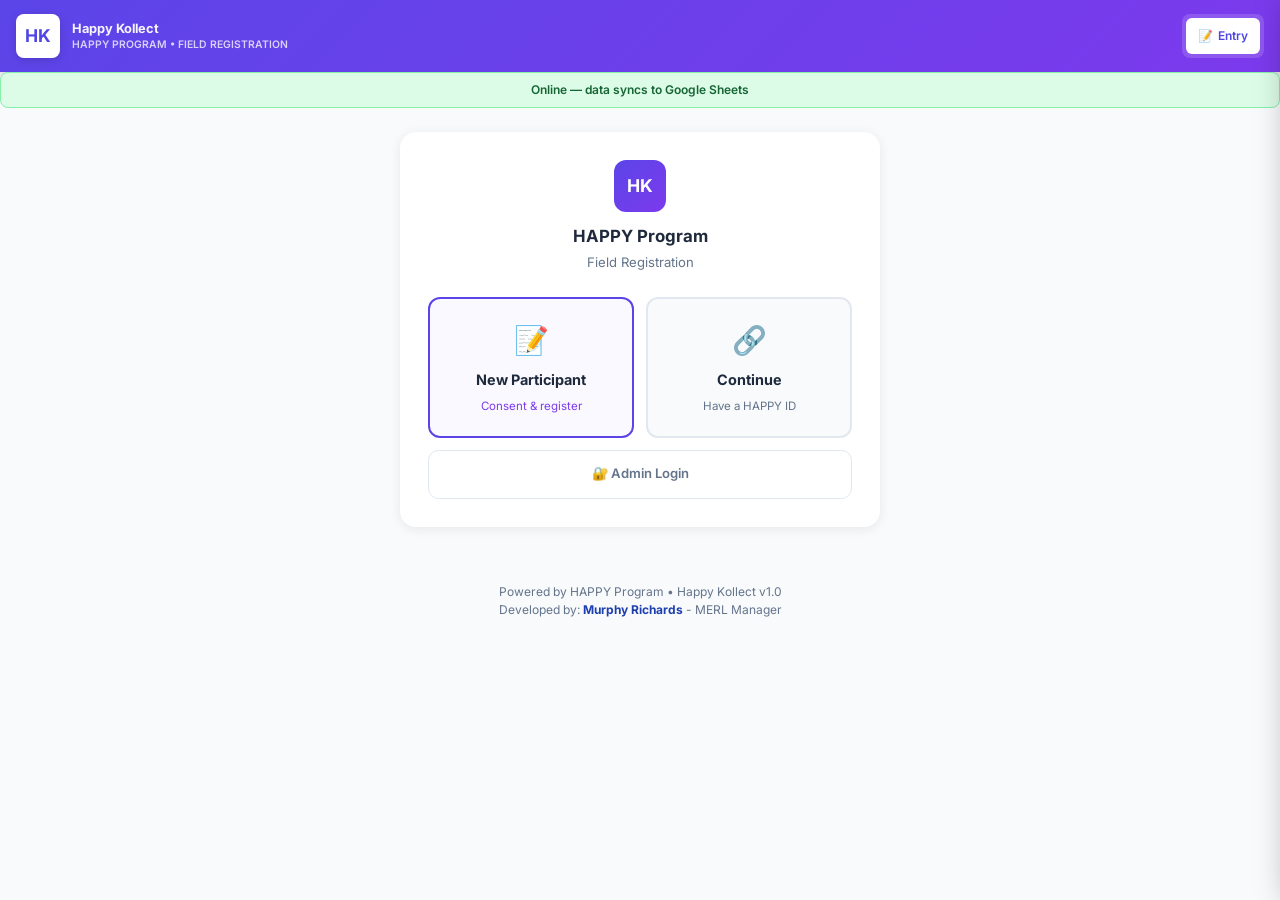
<file: index.html>
<!DOCTYPE html>
<html lang="en">
<head>
<meta charset="UTF-8">
<meta name="viewport" content="width=device-width, initial-scale=1.0, minimum-scale=1.0, maximum-scale=5.0">
<meta name="theme-color" content="#5B45E8">
<meta name="apple-mobile-web-app-capable" content="yes">
<meta name="apple-mobile-web-app-status-bar-style" content="black-translucent">
<title>Happy Kollect - HAPPY Program Registration</title>
<script src="js/tailwind.min.js"></script>
<link rel="stylesheet" href="css/fonts.css">
<link rel="stylesheet" href="css/styles.css">
</head>
<body class="pb-4">

<!-- NAVIGATION -->
<nav class="navbar">
  <div class="nav-brand">
    <div class="nav-logo" id="navLogo" onclick="handleNavLogoClick()" style="cursor:pointer;" title="Admin login">HK</div>
    <div class="nav-title">
      Happy Kollect
      <small id="navSubtitle">HAPPY PROGRAM &bull; FIELD REGISTRATION</small>
    </div>
  </div>

  <!-- FIELD NAV: visible by default, hidden when admin -->
  <div class="nav-tabs" id="fieldNav">
    <button class="nav-tab active" onclick="setView('form')" id="tab-form">&#x1F4DD; <span>Entry</span></button>
  </div>

  <!-- ADMIN NAV: hidden by default, shown after admin login (desktop) -->
  <div class="nav-tabs hidden" id="adminNav">
    <button class="nav-tab" onclick="openAdminView('dashboard')"  id="tab-dashboard">&#x1F4CA; <span>Dashboard</span></button>
    <button class="nav-tab" onclick="openAdminView('report')"     id="tab-report">&#x1F4CB; <span>Report</span></button>
    <button class="nav-tab" onclick="openAdminView('placement')"  id="tab-placement">&#x1F4BC; <span>Placement</span></button>
    <button class="nav-tab" onclick="openAdminView('correction')" id="tab-correction">&#x1F6E0; <span>Data</span></button>
    <button class="nav-tab" onclick="openAdminView('sheet')"      id="tab-sheet">&#x1F5C3; <span>Master</span></button>
    <button class="nav-tab" onclick="openAdminView('batch')"      id="tab-batch">&#x1F3ED; <span>Batch</span></button>
    <button class="nav-tab" onclick="setView('form')"             id="tab-entry">&#x1F4DD; <span>Entry</span></button>
    <button class="nav-tab nav-exit-admin" onclick="exitAdminMode()" title="Exit admin mode">&#x2715; Exit</button>
  </div>

  <!-- ADMIN MENU BUTTON: mobile only, shown in admin mode -->
  <button id="adminMenuBtn" class="admin-menu-btn" onclick="toggleAdminSidebar()" aria-label="Admin menu">&#x2630;</button>
</nav>

<!-- ADMIN SIDEBAR (mobile) -->
<div id="adminSidebarOverlay" class="admin-sidebar-overlay" onclick="closeAdminSidebar()"></div>
<div id="adminSidebarPanel" class="admin-sidebar-panel">
  <div class="admin-sidebar-header">
    <div class="admin-sidebar-header-logo">HK</div>
    <div class="admin-sidebar-header-text">
      <strong>Happy Kollect</strong>
      <small>Admin Mode</small>
    </div>
  </div>
  <nav class="admin-sidebar-nav">
    <button class="admin-sidebar-item" id="sidebar-tab-dashboard" onclick="openAdminView('dashboard');closeAdminSidebar()">
      <span class="si-icon">&#x1F4CA;</span> Dashboard
    </button>
    <button class="admin-sidebar-item" id="sidebar-tab-report" onclick="openAdminView('report');closeAdminSidebar()">
      <span class="si-icon">&#x1F4CB;</span> Report
    </button>
    <button class="admin-sidebar-item" id="sidebar-tab-placement" onclick="openAdminView('placement');closeAdminSidebar()">
      <span class="si-icon">&#x1F4BC;</span> Placement
    </button>
    <div class="admin-sidebar-divider"></div>
    <button class="admin-sidebar-item" id="sidebar-tab-correction" onclick="openAdminView('correction');closeAdminSidebar()">
      <span class="si-icon">&#x1F6E0;</span> Data Correction
    </button>
    <button class="admin-sidebar-item" id="sidebar-tab-sheet" onclick="openAdminView('sheet');closeAdminSidebar()">
      <span class="si-icon">&#x1F5C3;</span> Master Sheet
    </button>
    <button class="admin-sidebar-item" id="sidebar-tab-batch" onclick="openAdminView('batch');closeAdminSidebar()">
      <span class="si-icon">&#x1F3ED;</span> Batch Placement
    </button>
    <div class="admin-sidebar-divider"></div>
    <button class="admin-sidebar-item" id="sidebar-tab-entry" onclick="setView('form');closeAdminSidebar()">
      <span class="si-icon">&#x1F4DD;</span> Entry Form
    </button>
  </nav>
  <div class="admin-sidebar-footer">
    <button class="admin-sidebar-exit-btn" onclick="exitAdminMode();closeAdminSidebar()">
      &#x2715; Exit Admin Mode
    </button>
  </div>
</div>

<!-- STATUS BAR -->
<div id="statusBar" class="status-bar hidden mx-4 mt-4">
  <span id="statusText"></span>
</div>

<!-- MAIN CONTAINER -->
<div class="max-w-7xl mx-auto px-4 mt-4">

  <!-- ENTRY MODE SCREEN (default landing) -->
  <div id="entryModeScreen" class="hidden" style="max-width:480px;margin:1.5rem auto;">
    <div style="background:#fff;border-radius:1rem;box-shadow:0 2px 12px rgba(0,0,0,0.08);padding:1.75rem;">
      <div style="text-align:center;margin-bottom:1.5rem;">
        <div style="width:52px;height:52px;background:linear-gradient(135deg,#5B45E8,#7C3AED);border-radius:0.75rem;display:inline-flex;align-items:center;justify-content:center;font-weight:800;color:white;font-size:1.1rem;margin-bottom:0.75rem;">HK</div>
        <h2 style="font-weight:900;font-size:1.05rem;color:#1e293b;margin-bottom:0.25rem;">HAPPY Program</h2>
        <p style="color:#64748b;font-size:0.82rem;margin:0;">Field Registration</p>
      </div>
      <div style="display:grid;grid-template-columns:1fr 1fr;gap:0.75rem;margin-bottom:0.75rem;">
        <button type="button" onclick="startNewParticipant()" class="entry-btn-primary">
          <div style="font-size:1.75rem;">&#x1F4DD;</div>
          <div style="font-weight:800;font-size:0.9rem;color:#1e293b;">New Participant</div>
          <div style="font-size:0.72rem;color:#7c3aed;text-align:center;">Consent &amp; register</div>
        </button>
        <button type="button" onclick="showContinueScreen()" class="entry-btn-secondary">
          <div style="font-size:1.75rem;">&#x1F517;</div>
          <div style="font-weight:800;font-size:0.9rem;color:#1e293b;">Continue</div>
          <div style="font-size:0.72rem;color:#64748b;text-align:center;">Have a HAPPY ID</div>
        </button>
      </div>
      <button type="button" onclick="showAdminLogin('form')" class="entry-btn-admin">
        &#x1F510; Admin Login
      </button>
    </div>
  </div>

  <!-- CONTINUE SCREEN (token or ID input) -->
  <div id="continueScreen" class="hidden" style="max-width:480px;margin:1.5rem auto;">
    <div style="background:#fff;border-radius:1rem;box-shadow:0 2px 12px rgba(0,0,0,0.08);padding:1.75rem;">
      <div style="display:flex;align-items:center;gap:0.75rem;margin-bottom:1.25rem;">
        <button type="button" onclick="showEntryModeScreen()" class="back-btn">&#x2190; Back</button>
        <div>
          <h2 style="font-weight:900;font-size:1rem;color:#1e293b;margin:0;">Continue Registration</h2>
          <p style="color:#64748b;font-size:0.78rem;margin:0.1rem 0 0;">Enter a HAPPY ID, phone, or paste a link.</p>
        </div>
      </div>
      <input type="text" id="continueInput" placeholder="HAPPY-2026-000001 or phone or paste link…"
        style="width:100%;padding:0.75rem 0.85rem;border:1.5px solid #e2e8f0;border-radius:0.5rem;font-size:0.875rem;margin-bottom:0.75rem;box-sizing:border-box;"
        onkeydown="if(event.key==='Enter') submitContinue()">
      <p id="continueError" class="hidden" style="font-size:0.78rem;color:#ef4444;margin-bottom:0.5rem;"></p>
      <button type="button" onclick="submitContinue()"
        style="width:100%;padding:0.8rem;border-radius:0.5rem;background:#5B45E8;color:#fff;font-weight:700;font-size:0.875rem;border:none;cursor:pointer;min-height:48px;">
        Continue &#x2192;
      </button>
    </div>
  </div>

  <!-- consentSuccessScreen removed — consent auto-proceeds to registration -->

  <!-- LOCKED SCREEN (kept for backward compat with token links) -->
  <div id="lockedScreen" class="hidden" style="text-align:center;padding:3rem 1rem;">
    <div style="font-size:3rem;">&#x1F512;</div>
    <h2 style="font-weight:900;font-size:1.25rem;margin:1rem 0 0.5rem;">Invalid Link</h2>
    <p style="color:#64748b;font-size:0.875rem;margin-bottom:1.5rem;">This link is invalid or has expired. Please contact your HAPPY Program field officer.</p>
    <button type="button" onclick="showEntryModeScreen()" style="font-size:0.8rem;color:#5B45E8;background:none;border:none;cursor:pointer;text-decoration:underline;">Go to entry screen</button>
  </div>

  <!-- ADMIN STAGE SELECTION SCREEN -->
  <div id="adminStageScreen" class="hidden" style="max-width:520px;margin:2rem auto;">
    <div style="background:#fff;border-radius:1rem;box-shadow:0 2px 12px rgba(0,0,0,0.08);padding:2rem;">
      <h2 style="font-weight:900;font-size:1.1rem;margin-bottom:0.25rem;">Admin Entry Mode</h2>
      <p style="color:#64748b;font-size:0.82rem;margin-bottom:1.5rem;">Select the stage you are collecting data for.</p>
      <div style="display:flex;flex-direction:column;gap:0.75rem;">
        <button type="button" onclick="adminSelectStage('registration')"
          style="display:flex;align-items:center;gap:1rem;padding:1rem 1.25rem;border-radius:0.75rem;border:2px solid #e2e8f0;background:#fff;cursor:pointer;text-align:left;transition:border-color 0.15s;"
          onmouseover="this.style.borderColor='#5B45E8'" onmouseout="this.style.borderColor='#e2e8f0'">
          <div style="width:2.25rem;height:2.25rem;background:#ede9fe;border-radius:0.5rem;display:flex;align-items:center;justify-content:center;font-size:1.1rem;flex-shrink:0;">&#x1F4DD;</div>
          <div>
            <div style="font-weight:800;font-size:0.9rem;color:#1e293b;">New Participant</div>
            <div style="font-size:0.75rem;color:#64748b;margin-top:0.15rem;">Register a new participant &mdash; fills in personal information and baseline data.</div>
          </div>
        </button>
        <button type="button" onclick="adminSelectStage('capacity')"
          style="display:flex;align-items:center;gap:1rem;padding:1rem 1.25rem;border-radius:0.75rem;border:2px solid #e2e8f0;background:#fff;cursor:pointer;text-align:left;transition:border-color 0.15s;"
          onmouseover="this.style.borderColor='#7c3aed'" onmouseout="this.style.borderColor='#e2e8f0'">
          <div style="width:2.25rem;height:2.25rem;background:#f5f3ff;border-radius:0.5rem;display:flex;align-items:center;justify-content:center;font-size:1.1rem;flex-shrink:0;">&#x1F393;</div>
          <div>
            <div style="font-weight:800;font-size:0.9rem;color:#1e293b;">Capacity Building</div>
            <div style="font-size:0.75rem;color:#64748b;margin-top:0.15rem;">Record training completion for an existing participant.</div>
          </div>
        </button>
        <button type="button" onclick="adminSelectStage('placement')"
          style="display:flex;align-items:center;gap:1rem;padding:1rem 1.25rem;border-radius:0.75rem;border:2px solid #e2e8f0;background:#fff;cursor:pointer;text-align:left;transition:border-color 0.15s;"
          onmouseover="this.style.borderColor='#10b981'" onmouseout="this.style.borderColor='#e2e8f0'">
          <div style="width:2.25rem;height:2.25rem;background:#f0fdf4;border-radius:0.5rem;display:flex;align-items:center;justify-content:center;font-size:1.1rem;flex-shrink:0;">&#x1F4BC;</div>
          <div>
            <div style="font-weight:800;font-size:0.9rem;color:#1e293b;">Job Placement</div>
            <div style="font-size:0.75rem;color:#64748b;margin-top:0.15rem;">Record individual job placement for an existing participant. For bulk placement, use the Batch tab.</div>
          </div>
        </button>
        <button type="button" onclick="adminSelectStage('update-registration')"
          style="display:flex;align-items:center;gap:1rem;padding:1rem 1.25rem;border-radius:0.75rem;border:2px solid #e2e8f0;background:#fff;cursor:pointer;text-align:left;transition:border-color 0.15s;"
          onmouseover="this.style.borderColor='#f59e0b'" onmouseout="this.style.borderColor='#e2e8f0'">
          <div style="width:2.25rem;height:2.25rem;background:#fffbeb;border-radius:0.5rem;display:flex;align-items:center;justify-content:center;font-size:1.1rem;flex-shrink:0;">&#x270F;&#xFE0F;</div>
          <div>
            <div style="font-weight:800;font-size:0.9rem;color:#1e293b;">Update Registration</div>
            <div style="font-size:0.75rem;color:#64748b;margin-top:0.15rem;">Complete or correct registration info for a participant whose consent was taken but form was not finished.</div>
          </div>
        </button>
      </div>
      <p style="font-size:0.72rem;color:#94a3b8;margin-top:1.25rem;text-align:center;">
        For bulk placement of multiple participants at one employer, use the <strong>&#x1F3ED; Batch</strong> tab.
      </p>
    </div>
  </div>

  <!-- INDIVIDUAL PLACEMENT LOOKUP SCREEN -->
  <div id="placementLookupScreen" class="hidden" style="max-width:480px;margin:2rem auto;background:#fff;border-radius:1rem;box-shadow:0 2px 12px rgba(0,0,0,0.08);padding:2rem;">
    <div style="display:flex;align-items:center;gap:0.75rem;margin-bottom:1.5rem;">
      <button type="button" onclick="showAdminStageScreen()" class="back-btn">&#x2190; Back</button>
      <div>
        <h2 style="font-weight:900;font-size:1rem;margin:0;">&#x1F4BC; Job Placement</h2>
        <p style="color:#64748b;font-size:0.78rem;margin:0;">Enter a Participant ID to load their record.</p>
      </div>
    </div>
    <label style="font-size:0.8rem;font-weight:700;display:block;margin-bottom:0.4rem;">Name, HAPPY ID, or Phone</label>
    <input type="text" id="placementLookupId" placeholder="e.g. Miriam, HAPPY-2026-000004, or 0244…"
      style="width:100%;padding:0.6rem 0.75rem;border:1.5px solid #cbd5e1;border-radius:0.5rem;font-size:0.85rem;box-sizing:border-box;margin-bottom:0.75rem;"
      oninput="document.getElementById('placementNameMatchList')?.classList.add('hidden');document.getElementById('placementLookupError')?.classList.add('hidden');"
      onkeydown="if(event.key==='Enter') loadParticipantForPlacement()">
    <button type="button" onclick="loadParticipantForPlacement()"
      style="width:100%;padding:0.75rem;background:#10b981;color:#fff;border:none;border-radius:0.5rem;font-weight:700;font-size:0.875rem;cursor:pointer;min-height:48px;">
      Search &amp; Load &#x2192;
    </button>
    <p id="placementLookupError" class="hidden" style="color:#ef4444;font-size:0.75rem;margin-top:0.5rem;"></p>
    <div id="placementNameMatchList" class="hidden" style="margin-top:0.75rem;border:1px solid #d1fae5;border-radius:0.5rem;overflow:hidden;"></div>
  </div>

  <!-- REGISTRATION UPDATE LOOKUP SCREEN -->
  <div id="registrationLookupScreen" class="hidden" style="max-width:480px;margin:2rem auto;background:#fff;border-radius:1rem;box-shadow:0 2px 12px rgba(0,0,0,0.08);padding:2rem;">
    <div style="display:flex;align-items:center;gap:0.75rem;margin-bottom:1rem;">
      <button type="button" onclick="showAdminStageScreen()" class="back-btn">&#x2190; Back</button>
      <div>
        <h2 style="font-weight:900;font-size:1rem;margin:0;">Update Registration</h2>
        <p style="color:#64748b;font-size:0.78rem;margin:0;">Look up a participant by ID or phone number.</p>
      </div>
    </div>
    <div style="background:#fffbeb;border:1px solid #fde68a;border-radius:0.5rem;padding:0.65rem 0.85rem;font-size:0.75rem;color:#92400e;margin-bottom:1.25rem;line-height:1.5;">
      Use this when consent was collected but the registration form was not completed, or when existing info needs to be corrected.
    </div>
    <label style="font-size:0.8rem;font-weight:700;display:block;margin-bottom:0.4rem;">Participant ID, Name, Phone, or Ghana Card</label>
    <input type="text" id="regLookupInput" placeholder="HAPPY ID, name, phone or Ghana Card"
      style="width:100%;padding:0.6rem 0.75rem;border:1.5px solid #cbd5e1;border-radius:0.5rem;font-size:0.85rem;box-sizing:border-box;margin-bottom:0.75rem;"
      oninput="document.getElementById('regNameMatchList')?.classList.add('hidden');document.getElementById('regLookupError')?.classList.add('hidden');"
      onkeydown="if(event.key==='Enter') loadParticipantForRegistration()">
    <button type="button" id="regLookupBtn" onclick="loadParticipantForRegistration()"
      style="width:100%;padding:0.7rem;background:#f59e0b;color:#fff;border:none;border-radius:0.5rem;font-weight:700;font-size:0.875rem;cursor:pointer;">
      Load Participant
    </button>
    <p id="regLookupError" class="hidden" style="color:#ef4444;font-size:0.75rem;margin-top:0.5rem;"></p>
    <!-- Name match list — shown when multiple participants share the same name -->
    <div id="regNameMatchList" class="hidden" style="margin-top:0.75rem;border:1px solid #fde68a;border-radius:0.5rem;overflow:hidden;"></div>
  </div>

  <!-- CAPACITY ENTRY SCREEN -->
  <div id="capacityEntryScreen" class="hidden" style="max-width:480px;margin:2rem auto;background:#fff;border-radius:1rem;box-shadow:0 2px 12px rgba(0,0,0,0.08);padding:2rem;">
    <div style="display:flex;align-items:center;gap:0.75rem;margin-bottom:1.5rem;">
      <button type="button" onclick="showEntryModeScreen()" class="back-btn">&#x2190; Back</button>
      <div>
        <h2 style="font-weight:900;font-size:1.05rem;margin:0;">Capacity Building</h2>
        <p style="color:#64748b;font-size:0.78rem;margin:0.15rem 0 0;">Is this participant already registered?</p>
      </div>
    </div>
    <div style="display:flex;gap:0.75rem;margin-bottom:1.5rem;">
      <button type="button" onclick="selectCapacityMode('new')" id="btnNoId" class="cap-btn-primary">
        <span style="font-size:1.4rem;">&#x1F4DD;</span>
        <span>New Participant</span>
        <span style="font-size:0.7rem;font-weight:500;opacity:0.85;">Consent → Register → Capacity</span>
      </button>
      <button type="button" onclick="selectCapacityMode('existing')" id="btnHasId" class="cap-btn-secondary">
        <span style="font-size:1.4rem;">&#x1F517;</span>
        <span>Already Registered</span>
        <span style="font-size:0.7rem;font-weight:500;color:#64748b;">Has a HAPPY ID</span>
      </button>
    </div>
    <div id="participantIdLookup" class="hidden">
      <label style="font-size:0.82rem;font-weight:700;display:block;margin-bottom:0.4rem;color:#374151;">Participant ID</label>
      <input type="text" id="lookupParticipantId" placeholder="e.g. HAPPY-2026-000001"
        style="width:100%;padding:0.65rem 0.75rem;border:1.5px solid #cbd5e1;border-radius:0.5rem;font-size:0.875rem;box-sizing:border-box;margin-bottom:0.75rem;">
      <button type="button" onclick="lookupAndContinue()"
        style="width:100%;padding:0.8rem;background:#5B45E8;color:#fff;border:none;border-radius:0.5rem;font-weight:700;font-size:0.875rem;cursor:pointer;min-height:48px;">
        Load Participant &#x2192;
      </button>
      <p id="lookupError" class="hidden" style="color:#ef4444;font-size:0.78rem;margin-top:0.5rem;"></p>
    </div>
  </div>

  <!-- FORM VIEW -->
  <div id="view-form">

    <!-- CONSENT STEP (shown when collector taps "New Participant") -->
    <section id="consentStep" class="consent-step hidden">
      <div class="form-section consent-section">
        <div class="section-header">
          <h2 class="section-title"><span class="section-badge">C</span> Participant Consent</h2>
          <button type="button" class="btn-secondary" onclick="backToEntryChoice()">&#x2190; Back</button>
        </div>
        <div class="consent-intro">
          <strong>HAPPY Program</strong> collects participant data to support training, placement, reporting, and program improvement. Consent is required before registration.
        </div>
        <div class="consent-text-box">
          <h3>Purpose</h3>
          <p>We collect personal data to analyse program progress, improve services, and monitor the effectiveness of the Harnessing Agricultural Productivity and Prosperity for Youth program.</p>
          <h3>Data Collected</h3>
          <ul>
            <li>Name, age, gender, contact details, education, location, participation details, CV status, and employability information.</li>
            <li>Refugee/displaced status, disability status, training details, and job placement details where applicable.</li>
          </ul>
          <h3>Data Sharing</h3>
          <p>Data may be shared with Jobberman Ghana, Agri-Impact Limited, funding partners, and approved data processors for monitoring, evaluation, and program delivery.</p>
          <h3>Your Rights</h3>
          <p>You may request access, correction, restriction, or withdrawal of consent where applicable. Privacy Policy: <a href="https://mastercardfdn.org/privacy/" target="_blank" rel="noopener">mastercardfdn.org/privacy</a></p>
        </div>
        <form id="consentForm" novalidate>
          <div class="field-grid">
            <div class="field-group">
              <label class="field-label required">Venue / Location of Engagement</label>
              <input type="text" id="consentVenue" class="field-input" required placeholder="e.g., Tamale Community Center">
            </div>
            <div class="field-group">
              <label class="field-label required">Full Name</label>
              <input type="text" id="consentName" class="field-input" required placeholder="Participant full name">
            </div>
            <div class="field-group">
              <label class="field-label required">Phone Number</label>
              <input type="tel" id="consentPhone" class="field-input" required placeholder="0244111111" onblur="validatePhone(this)">
            </div>
            <div class="field-group">
              <label class="field-label">Email (optional)</label>
              <input type="email" id="consentEmail" class="field-input" placeholder="you@example.com">
            </div>
          </div>
          <div class="consent-signature">
            <label class="field-label required">Participant Signature</label>
            <canvas id="consentSig" aria-label="Draw participant signature"></canvas>
            <p>Use finger or mouse to sign above.</p>
            <button type="button" class="btn-secondary" id="clearConsentSig">Clear Signature</button>
          </div>
          <label class="consent-checkline">
            <input type="checkbox" id="consentAgree" required>
            <span><strong>I agree</strong> to share my data as described above. I confirm I have read and understood this form.</span>
          </label>
          <div id="consentStatus" class="status-bar hidden"></div>
          <button type="submit" id="consentSubmitBtn" class="btn-primary">Submit Consent and Continue &#x2192;</button>
        </form>
      </div>
    </section>

    <form id="mainForm" onsubmit="handleSubmit(event)">

      <!-- SECTION A: SUBMISSION META -->
      <div id="sectionA" class="form-section">
        <div class="section-header">
          <h2 class="section-title"><span class="section-badge">A</span> Submission Information</h2>
          <span id="subIdDisplay" class="text-[10px] font-mono text-slate-400 bg-slate-50 px-2 py-0.5 rounded">SUB-AUTO</span>
        </div>
        <div class="field-grid">
          <div class="field-group">
            <label class="field-label">Submission ID <span class="auto-badge">Auto</span></label>
            <input type="text" id="submissionId" class="field-input readonly" readonly>
          </div>
          <div class="field-group">
            <label class="field-label required">Collector Name</label>
            <input type="text" id="collectorName" class="field-input" required placeholder="Your name">
          </div>
          <div class="field-group">
            <label class="field-label">Device ID <span class="auto-badge">Auto</span></label>
            <input type="text" id="deviceId" class="field-input readonly" readonly>
          </div>
          <div class="field-group">
            <label class="field-label">Timestamp <span class="auto-badge">Auto</span></label>
            <input type="text" id="submissionTimestamp" class="field-input readonly" readonly>
          </div>
        </div>
      </div>

      <!-- SECTION B: PARTICIPANT INFORMATION -->
      <div id="sectionB" class="form-section" style="border-top-color: #3b82f6;">
        <h2 class="section-title"><span class="section-badge" style="background:#3b82f6">B</span> Participant Information</h2>

        <div class="field-grid">
          <div class="field-group">
            <label class="field-label">Participant ID <span class="auto-badge">Auto</span></label>
            <input type="text" id="participantId" class="field-input readonly" readonly placeholder="Will auto-generate">
          </div>
          <div class="field-group">
            <label class="field-label">HAMIS ID <span class="auto-badge">Auto</span></label>
            <input type="text" id="hamisId" class="field-input readonly" readonly placeholder="Will auto-generate">
          </div>
          <div class="field-group">
            <label class="field-label required">Onboarding Date</label>
            <input type="date" id="onboardingDate" class="field-input" required>
          </div>
          <div class="field-group">
            <label class="field-label required">Implementing Partner</label>
            <select id="implementingPartner" class="field-input" required onchange="onPartnerChange()">
              <option value="">Select Partner</option>
              <option value="Jobberman">Jobberman</option>
              <option value="Agrico">Agrico</option>
              <option value="YouthEmpower">YouthEmpower</option>
              <option value="SkillsGH">SkillsGH</option>
              <option value="Other">Other</option>
            </select>
          </div>
        </div>

        <!-- Location -->
        <div class="field-grid">
          <div class="field-group">
            <label class="field-label required">Region</label>
            <select id="region" class="field-input" required onchange="populateDistricts('region','district'); updateIds();">
              <option value="">Select Region</option>
            </select>
          </div>
          <div class="field-group">
            <label class="field-label required">District</label>
            <select id="district" class="field-input" required disabled>
              <option value="">Select District</option>
            </select>
          </div>
          <div class="field-group">
            <label class="field-label">Community</label>
            <input type="text" id="community" class="field-input" placeholder="Town/Community">
          </div>
          <div class="field-group">
            <label class="field-label required">Location Status</label>
            <select id="locationStatus" class="field-input" required>
              <option value="">Select</option>
              <option value="Urban">Urban</option>
              <option value="Peri-Urban">Peri-Urban</option>
              <option value="Rural">Rural</option>
            </select>
          </div>
        </div>

        <!-- Personal Details -->
        <div class="field-grid">
          <div class="field-group">
            <label class="field-label required">Surname</label>
            <input type="text" id="surname" class="field-input" required>
          </div>
          <div class="field-group">
            <label class="field-label required">First Name</label>
            <input type="text" id="firstName" class="field-input" required>
          </div>
          <div class="field-group">
            <label class="field-label">Other Name(s)</label>
            <input type="text" id="otherNames" class="field-input">
          </div>
          <div class="field-group">
            <label class="field-label required">Sex</label>
            <select id="sex" class="field-input" required>
              <option value="">Select</option>
              <option value="Male">Male</option>
              <option value="Female">Female</option>
            </select>
          </div>
        </div>

        <div class="field-grid">
          <div class="field-group">
            <label class="field-label required">Date of Birth</label>
            <input type="date" id="dob" class="field-input" required onchange="calculateAge()">
          </div>
          <div class="field-group">
            <label class="field-label">Age <span class="auto-badge">Calc</span></label>
            <input type="text" id="age" class="field-input readonly" readonly>
          </div>
          <div class="field-group">
            <label class="field-label">Age Group <span class="auto-badge">Auto</span></label>
            <input type="text" id="participantTypeAge" class="field-input readonly" readonly>
          </div>
          <div class="field-group">
            <label class="field-label required">Telephone</label>
            <input type="tel" id="telephone" class="field-input" required placeholder="0244111111" onblur="validatePhone(this)">
          </div>
        </div>

        <!-- ID & Special Status -->
        <div class="field-grid">
          <div class="field-group">
            <label class="field-label">ID Type</label>
            <select id="idType" class="field-input" onchange="handleIdTypeChange()">
              <option value="">Select</option>
              <option value="Ghana Card">Ghana Card</option>
              <option value="Voter's ID">Voter's ID</option>
              <option value="Passport">Passport</option>
              <option value="National ID">National ID</option>
            </select>
          </div>
          <div class="field-group">
            <label class="field-label">Ghana Card ID</label>
            <input type="text" id="ghanaCardId" class="field-input" placeholder="GHA-XXXXXXXXX-X" oninput="formatGhanaCard(this)">
          </div>
          <div class="field-group">
            <label class="field-label">Voter's ID</label>
            <input type="text" id="voterId" class="field-input" placeholder="10 characters">
          </div>
          <div class="field-group">
            <label class="field-label">Refugee Status</label>
            <select id="refugeeStatus" class="field-input" onchange="toggleRefugeeField()">
              <option value="No">No</option>
              <option value="Yes">Yes</option>
            </select>
          </div>
        </div>
        <div id="nationalityField" class="field-group hidden">
          <label class="field-label">Nationality (if Refugee)</label>
          <input type="text" id="nationality" class="field-input">
        </div>

        <!-- Displacement -->
        <div class="field-grid">
          <div class="field-group">
            <label class="field-label">Displacement Status</label>
            <select id="displacementStatus" class="field-input" onchange="toggleDisplacementFields()">
              <option value="No">No</option>
              <option value="Yes">Yes</option>
            </select>
          </div>
          <div id="displacementReasonField" class="field-group hidden">
            <label class="field-label">Reason for Displacement</label>
            <select id="displacementReason" class="field-input">
              <option value="">Select</option>
              <option value="War/Conflict">War/Conflict</option>
              <option value="Flood">Flood</option>
              <option value="Fire">Fire</option>
              <option value="Natural Disaster">Other Natural Disasters</option>
              <option value="Non-Natural">Other Non-Natural Disasters</option>
              <option value="Other">Other</option>
            </select>
          </div>
          <div id="originalCommunityField" class="field-group hidden">
            <label class="field-label">Original Community</label>
            <input type="text" id="originalCommunity" class="field-input">
          </div>
          <div id="hostCommunityField" class="field-group hidden">
            <label class="field-label">Host Community (Current)</label>
            <input type="text" id="hostCommunity" class="field-input">
          </div>
        </div>

        <div class="field-grid">
          <div class="field-group">
            <label class="field-label">Disability Status</label>
            <select id="disabilityStatus" class="field-input" onchange="toggleDisabilityField()">
              <option value="No">No</option>
              <option value="Yes">Yes</option>
            </select>
          </div>
          <div id="disabilitySpecField" class="field-group hidden">
            <label class="field-label">Specify Disability</label>
            <select id="disabilitySpecify" class="field-input">
              <option value="">Select</option>
              <option value="Hearing">Hearing</option>
              <option value="Visual">Visual</option>
              <option value="Speech">Speech</option>
              <option value="Mobility">Mobility</option>
              <option value="Albinism">Albinism</option>
              <option value="Deaf-Blindness">Deaf-Blindness</option>
              <option value="Other">Other</option>
            </select>
          </div>
        </div>

        <!-- Education & Employment -->
        <div class="field-grid">
          <div class="field-group">
            <label class="field-label required">Education Level</label>
            <select id="educationLevel" class="field-input" required>
              <option value="">Select</option>
              <option value="None">None</option>
              <option value="Primary">Primary</option>
              <option value="JHS">JHS</option>
              <option value="SHS">SHS</option>
              <option value="Vocational">Vocational</option>
              <option value="Technical">Technical</option>
              <option value="College">College</option>
              <option value="University">University</option>
            </select>
          </div>
          <div class="field-group">
            <label class="field-label required">Employment Status</label>
            <select id="employmentStatus" class="field-input" required onchange="toggleBaselineEmploymentFields()">
              <option value="">Select</option>
              <option value="Employed">Employed</option>
              <option value="Unemployed">Unemployed</option>
              <option value="Casual Worker">Casual Worker</option>
              <option value="Student">Student</option>
            </select>
          </div>
        </div>

        <div id="baselineEmploymentFields" class="conditional-box">
          <div class="field-grid">
            <div class="field-group">
              <label class="field-label">Current Occupation</label>
              <input type="text" id="currentOccupation" class="field-input" placeholder="e.g., Farmer, Trader">
            </div>
            <div class="field-group">
              <label class="field-label">Income (GHS)</label>
              <select id="monthlyIncome" class="field-input">
                <option value="">Select</option>
                <option value="None">None</option>
                <option value="1-200">1-200</option>
                <option value="201-500">201-500</option>
                <option value="501-700">501-700</option>
                <option value="701-1000">701-1000</option>
                <option value="1001-1200">1001-1200</option>
                <option value="1201-1500">1201-1500</option>
                <option value="1501-1700">1501-1700</option>
                <option value="1701-2000">1701-2000</option>
                <option value="Above 2000">Above 2000</option>
              </select>
            </div>
            <div class="field-group">
              <label class="field-label">Income Frequency</label>
              <select id="incomeFrequency" class="field-input">
                <option value="">Select</option>
                <option value="Daily">Daily</option>
                <option value="Weekly">Weekly</option>
                <option value="Monthly">Monthly</option>
              </select>
            </div>
          </div>
          <div class="field-grid">
            <div class="field-group">
              <label class="field-label">Sector</label>
              <select id="sector" class="field-input" onchange="populateIndustries()">
                <option value="">Select</option>
                <option value="Agriculture">Agriculture</option>
                <option value="Non-Agriculture">Non-Agriculture</option>
              </select>
            </div>
            <div class="field-group">
              <label class="field-label">Industry</label>
              <select id="industry" class="field-input" disabled onchange="populateJobTypes()">
                <option value="">Select</option>
              </select>
            </div>
            <div class="field-group">
              <label class="field-label">Job Type</label>
              <select id="jobType" class="field-input" disabled onchange="populateJobRoles()">
                <option value="">Select</option>
              </select>
            </div>
            <div class="field-group">
              <label class="field-label">Job Role</label>
              <select id="jobRole" class="field-input" disabled onchange="toggleOtherJobRole('jobRole','jobRoleOther')">
                <option value="">Select</option>
              </select>
            </div>
            <div id="jobRoleOtherGroup" class="field-group hidden">
              <label class="field-label">Specific Job Role</label>
              <input type="text" id="jobRoleOther" class="field-input" placeholder="Enter job role" disabled>
            </div>
          </div>
          <div class="field-grid">
            <div class="field-group">
              <label class="field-label">Work Region</label>
              <select id="workRegion" class="field-input" onchange="populateDistricts('workRegion','workDistrict')">
                <option value="">Select Region</option>
              </select>
            </div>
            <div class="field-group">
              <label class="field-label">Work District</label>
              <select id="workDistrict" class="field-input" disabled>
                <option value="">Select District</option>
              </select>
            </div>
            <div class="field-group">
              <label class="field-label">Work Community/Town</label>
              <input type="text" id="workCommunity" class="field-input">
            </div>
          </div>
        </div>
      </div>

      <!-- SECTION C: CAPACITY BUILDING -->
      <div id="sectionC" class="form-section purple">
        <h2 class="section-title"><span class="section-badge purple">C</span> Capacity Building</h2>
        <div class="conditional-trigger purple">
          <label class="field-label required">Have you been trained by <span id="partnerNameDisplay">the implementing partner</span>?</label>
          <div class="flex gap-4 mt-1">
            <label class="text-xs font-bold"><input type="radio" name="tr_check" value="Yes" onclick="toggleCapacityFields(true)"> YES</label>
            <label class="text-xs font-bold"><input type="radio" name="tr_check" value="No" onclick="toggleCapacityFields(false)" checked> NO</label>
          </div>
        </div>
        <div id="capacityFields" class="conditional-box">
          <div class="field-grid">
            <div class="field-group">
              <label class="field-label required">Training Start Date</label>
              <input type="date" id="trainingStartDate" class="field-input" required>
            </div>
            <div class="field-group">
              <label class="field-label required">Training End Date</label>
              <input type="date" id="trainingEndDate" class="field-input" required>
            </div>
            <div class="field-group">
              <label class="field-label required">Mode of Training</label>
              <select id="trainingMode" class="field-input" required onchange="toggleTrainingModeFields()">
                <option value="">Select</option>
                <option value="In-person">In-person</option>
                <option value="Virtual">Virtual</option>
                <option value="Hybrid">Hybrid</option>
              </select>
            </div>
            <div class="field-group hidden" id="trainingLocationGroup">
              <label class="field-label required">Training Location</label>
              <input type="text" id="trainingLocation" class="field-input" placeholder="Venue/Location">
            </div>
          </div>
          <div id="virtualTrainingFields" class="field-group hidden" style="background:#f0f9ff;padding:0.75rem;border-radius:0.5rem;margin:0.5rem 0;border-left:3px solid #7c3aed">
            <label class="field-label" style="font-weight:700;color:#7c3aed">Virtual Training Details</label>
            <div class="field-group" style="margin-top:0.5rem">
              <label class="field-label">Virtual Platform Used</label>
              <select id="virtualPlatform" class="field-input">
                <option value="">Select</option>
                <option value="Google Meet">Google Meet</option>
                <option value="Microsoft Teams">Teams</option>
                <option value="Zoom">Zoom</option>
                <option value="WhatsApp">WhatsApp</option>
                <option value="Other">Other</option>
              </select>
            </div>
          </div>
          <div class="field-grid">
            <div class="field-group">
              <label class="field-label">Trainer Type</label>
              <select id="trainerType" class="field-input">
                <option value="">Select</option>
                <option value="Internal">Internal</option>
                <option value="External">External</option>
              </select>
            </div>
            <div class="field-group">
              <label class="field-label">Training Partner</label>
              <select id="trainingPartner" class="field-input">
                <option value="">Select</option>
                <option value="Jobberman">Jobberman</option>
                <option value="Agrico">Agrico</option>
                <option value="TVET Authority">TVET Authority</option>
                <option value="Other">Other</option>
              </select>
            </div>
            <div class="field-group">
              <label class="field-label">Completion Status</label>
              <select id="completionStatus" class="field-input">
                <option value="">Select</option>
                <option value="Completed">Completed</option>
                <option value="Dropped">Dropped</option>
                <option value="Ongoing">Ongoing</option>
              </select>
            </div>
            <div class="field-group">
              <label class="field-label">Certificate Issued</label>
              <select id="certificateIssued" class="field-input">
                <option value="">Select</option>
                <option value="Yes">Yes</option>
                <option value="No">No</option>
              </select>
            </div>
          </div>
          <div class="field-group">
            <label class="field-label">Training Modules Completed (Select all that apply)</label>
            <div class="checkbox-grid">
              <label class="checkbox-label"><input type="checkbox" name="modules" value="Soft Skills"> Soft Skills</label>
              <label class="checkbox-label"><input type="checkbox" name="modules" value="Employability"> Employability/Career Essential Skills</label>
              <label class="checkbox-label"><input type="checkbox" name="modules" value="Entrepreneurship"> Small Business &amp; Entrepreneurship</label>
              <label class="checkbox-label"><input type="checkbox" name="modules" value="Digital Literacy"> Digital Literacy/ICT Skills</label>
              <label class="checkbox-label"><input type="checkbox" name="modules" value="Financial Management"> Financial Management</label>
              <label class="checkbox-label"><input type="checkbox" name="modules" value="Agri-Business"> Agri-Business</label>
              <label class="checkbox-label"><input type="checkbox" name="modules" value="Vocational Training"> Vocational Training</label>
              <label class="checkbox-label"><input type="checkbox" name="modules" value="Other"> Other</label>
            </div>
          </div>
          <div class="field-group">
            <label class="field-label">What Digital Literacy/ICT Skills training did you have?</label>
            <div class="checkbox-grid">
              <label class="checkbox-label"><input type="checkbox" name="digitalSkills" value="Graphic Design"> Graphic Design</label>
              <label class="checkbox-label"><input type="checkbox" name="digitalSkills" value="Web Development"> Web Development</label>
              <label class="checkbox-label"><input type="checkbox" name="digitalSkills" value="Data Entry"> Data Entry</label>
              <label class="checkbox-label"><input type="checkbox" name="digitalSkills" value="Social Media"> Social Media Management</label>
              <label class="checkbox-label"><input type="checkbox" name="digitalSkills" value="Other"> Other</label>
            </div>
          </div>
          <div class="field-group">
            <label class="field-label">What else would you like to be trained in?</label>
            <textarea id="wishTraining" class="field-input textarea" placeholder="Describe desired training"></textarea>
          </div>
          <div class="field-group">
            <label class="field-label">Have you had any other training before this?</label>
            <select id="previousTrainings" class="field-input" onchange="togglePreviousTrainingDetails()">
              <option value="No">No</option>
              <option value="Yes">Yes</option>
            </select>
          </div>
          <div id="previousTrainingDetails" class="field-group hidden">
            <label class="field-label">Please describe previous training(s)</label>
            <textarea id="previousTrainingDesc" class="field-input textarea" rows="2"></textarea>
          </div>
        </div>
      </div>

      <!-- SECTION D: JOB PLACEMENT -->
      <div id="sectionD" class="form-section green">
        <h2 class="section-title"><span class="section-badge green">D</span> Job Placement</h2>
        <div class="conditional-trigger green">
          <label class="field-label required">Were you placed by <span id="partnerNameDisplay2">the implementing partner</span>?</label>
          <div class="flex gap-4 mt-1">
            <label class="text-xs font-bold"><input type="radio" name="pl_check" value="Yes" onclick="togglePlacementFields(true)"> YES</label>
            <label class="text-xs font-bold"><input type="radio" name="pl_check" value="No" onclick="togglePlacementFields(false)" checked> NO</label>
          </div>
        </div>
        <div id="placementFields" class="conditional-box">
          <div class="field-grid">
            <div class="field-group">
              <label class="field-label required">Placement Start Date</label>
              <input type="date" id="placementStartDate" class="field-input">
            </div>
            <div class="field-group">
              <label class="field-label">Placement Region</label>
              <select id="placementRegion" class="field-input" onchange="populateDistricts('placementRegion','placementDistrict')">
                <option value="">Select Region</option>
              </select>
            </div>
            <div class="field-group">
              <label class="field-label">Placement District</label>
              <select id="placementDistrict" class="field-input" disabled>
                <option value="">Select District</option>
              </select>
            </div>
            <div class="field-group">
              <label class="field-label">Placement Community</label>
              <input type="text" id="placementCommunity" class="field-input">
            </div>
          </div>
          <div class="field-grid">
            <div class="field-group">
              <label class="field-label required">Sector</label>
              <select id="plSector" class="field-input" required onchange="populatePlacementIndustries()">
                <option value="">Select</option>
                <option value="Agriculture">Agriculture</option>
                <option value="Non-Agriculture">Non-Agriculture</option>
              </select>
            </div>
            <div class="field-group">
              <label class="field-label required">Industry</label>
              <select id="plIndustry" class="field-input" required disabled onchange="populatePlacementJobTypes()">
                <option value="">Select</option>
              </select>
            </div>
            <div class="field-group">
              <label class="field-label required">Job Type</label>
              <select id="plJobType" class="field-input" required disabled onchange="populatePlacementJobRoles()">
                <option value="">Select</option>
              </select>
            </div>
            <div class="field-group">
              <label class="field-label required">Job Role</label>
              <select id="plJobRole" class="field-input" required disabled onchange="toggleOtherJobRole('plJobRole','plJobRoleOther')">
                <option value="">Select</option>
              </select>
            </div>
            <div id="plJobRoleOtherGroup" class="field-group hidden">
              <label class="field-label required">Specific Job Role</label>
              <input type="text" id="plJobRoleOther" class="field-input" placeholder="Enter job role" disabled>
            </div>
          </div>
          <div class="field-grid">
            <div class="field-group">
              <label class="field-label required">Employment Type</label>
              <select id="employmentType" class="field-input" required>
                <option value="">Select</option>
                <option value="Wage">Wage Employment</option>
                <option value="Self-Employment">Self-Employment</option>
              </select>
            </div>
            <div class="field-group">
              <label class="field-label required">Employment Category</label>
              <select id="employmentCategory" class="field-input" required>
                <option value="">Select</option>
                <option value="New">New Employment</option>
                <option value="Improved">Improved Employment</option>
                <option value="Additional">Additional Employment</option>
              </select>
            </div>
            <div class="field-group">
              <label class="field-label required">Income (GHS)</label>
              <select id="placementIncome" class="field-input" required>
                <option value="">Select</option>
                <option value="None">None</option>
                <option value="1-200">1-200</option>
                <option value="201-500">201-500</option>
                <option value="501-700">501-700</option>
                <option value="701-1000">701-1000</option>
                <option value="1001-1200">1001-1200</option>
                <option value="1201-1500">1201-1500</option>
                <option value="1501-1700">1501-1700</option>
                <option value="1701-2000">1701-2000</option>
                <option value="Above 2000">Above 2000</option>
              </select>
            </div>
            <div class="field-group">
              <label class="field-label">Income Frequency</label>
              <select id="placementIncomeFreq" class="field-input">
                <option value="">Select</option>
                <option value="Daily">Daily</option>
                <option value="Weekly">Weekly</option>
                <option value="Monthly">Monthly</option>
              </select>
            </div>
          </div>
          <div class="field-grid">
            <div class="field-group">
              <label class="field-label">Employer Name</label>
              <input type="text" id="employerName" class="field-input">
            </div>
            <div class="field-group">
              <label class="field-label">Contract Type</label>
              <select id="contractType" class="field-input">
                <option value="">Select</option>
                <option value="Permanent">Permanent</option>
                <option value="Fixed-term">Fixed-term</option>
                <option value="Casual">Casual</option>
                <option value="Contract">Contract</option>
                <option value="Internship">Internship</option>
              </select>
            </div>
            <div class="field-group">
              <label class="field-label">Work Hours/Week</label>
              <input type="number" id="workHours" class="field-input" min="1" max="168" placeholder="e.g., 40">
            </div>
          </div>
        </div>

        <!-- Current Employment (if NOT placed) -->
        <div id="currentEmploymentFields" class="conditional-box">
          <div class="field-group">
            <label class="field-label">Are you currently employed elsewhere?</label>
            <select id="currentlyEmployed" class="field-input" onchange="toggleCurrentEmploymentDetails()">
              <option value="No">No</option>
              <option value="Yes">Yes</option>
            </select>
          </div>
          <div id="currentEmploymentDetails" class="hidden">
            <div class="field-grid">
              <div class="field-group">
                <label class="field-label">Current Employer</label>
                <input type="text" id="currentEmployer" class="field-input">
              </div>
              <div class="field-group">
                <label class="field-label">Current Job Role</label>
                <input type="text" id="currentJobRoleAlt" class="field-input">
              </div>
              <div class="field-group">
                <label class="field-label">Current Income (GHS)</label>
                <select id="currentIncomeAlt" class="field-input">
                  <option value="">Select</option>
                  <option value="None">None</option>
                  <option value="1-200">1-200</option>
                  <option value="201-500">201-500</option>
                  <option value="501-1000">501-1000</option>
                  <option value="1001+">1001+</option>
                </select>
              </div>
            </div>
          </div>
        </div>
      </div>

      <!-- Submit Buttons -->
      <div class="btn-group">
        <button type="submit" id="submitBtn" class="btn-primary">Submit Registration</button>
        <button type="button" class="btn-secondary" onclick="resetForm()">Reset</button>
      </div>
    </form>

    <!-- Success Screen -->
    <div id="successScreen" class="success-screen">
      <div class="success-icon">&#10003;</div>
      <h3 class="success-title">Submission Successful!</h3>
      <p>Your response has been saved to Google Sheets.</p>
      <p class="success-ref">Reference: <span id="refDisplay"></span></p>
      <button class="btn-primary" onclick="handleSubmitAnother()">Submit Another</button>
    </div>
  </div>

  <!-- DASHBOARD VIEW -->
  <div id="view-dashboard" class="hidden">
    <div class="bg-white p-4 rounded-lg shadow border mb-4">
      <div class="flex justify-between items-center mb-3">
        <div>
          <h2 class="font-black text-purple-800 uppercase text-xs tracking-widest">Program Dashboard</h2>
          <p id="dashboardTimestamp" style="font-size:0.7rem;color:#94a3b8;margin-top:0.2rem;"></p>
        </div>
        <div class="flex gap-2">
          <button onclick="printDashboard()" class="bg-slate-500 text-white text-[10px] px-3 py-1 rounded font-bold no-print">&#x1F5A8; Print PDF</button>
          <button onclick="refreshAdminData('dashboard')" class="bg-purple-600 text-white text-[10px] px-3 py-1 rounded font-bold no-print">Refresh</button>
        </div>
      </div>
      <div id="dashboardFilters" style="display:none;flex-wrap:wrap;gap:0.5rem;margin-bottom:1rem;padding:0.65rem 0.75rem;background:#f8fafc;border-radius:0.5rem;align-items:center;border:1px solid #e2e8f0;">
        <input type="date" id="dashFilterStart" class="field-input" style="flex:1;min-width:130px;font-size:0.75rem;max-width:160px;" onchange="applyDashboardFilters()" title="Onboarding date from">
        <input type="date" id="dashFilterEnd"   class="field-input" style="flex:1;min-width:130px;font-size:0.75rem;max-width:160px;" onchange="applyDashboardFilters()" title="Onboarding date to">
        <select id="dashFilterPartner"   class="field-input" style="flex:1;min-width:120px;font-size:0.75rem;max-width:180px;" onchange="applyDashboardFilters()"><option value="">All Partners</option></select>
        <select id="dashFilterCollector" class="field-input" style="flex:1;min-width:130px;font-size:0.75rem;max-width:190px;" onchange="applyDashboardFilters()"><option value="">All Collectors</option></select>
        <button onclick="clearDashboardFilters()" style="font-size:0.7rem;color:#64748b;background:none;border:1px solid #cbd5e1;border-radius:0.375rem;padding:0.35rem 0.6rem;cursor:pointer;white-space:nowrap;">Clear</button>
      </div>
      <div id="dashboardContent">
        <p style="text-align:center;color:#94a3b8;padding:2.5rem 1rem;font-size:0.85rem;">Click Refresh to load dashboard</p>
      </div>
    </div>
  </div>

  <!-- REPORT VIEW -->
  <div id="view-report" class="hidden">
    <div class="bg-white p-4 rounded-lg shadow border mb-4">
      <div class="flex justify-between items-center mb-4">
        <div>
          <h2 class="font-black text-emerald-800 uppercase text-xs tracking-widest">Program Report</h2>
          <p id="reportTimestamp" style="font-size:0.7rem;color:#94a3b8;margin-top:0.2rem;"></p>
        </div>
        <div class="flex gap-2">
          <button onclick="refreshAdminData('report')" class="bg-emerald-600 text-white text-[10px] px-3 py-1 rounded font-bold">Refresh</button>
          <button onclick="exportReportData()" class="bg-slate-500 text-white text-[10px] px-3 py-1 rounded font-bold">Export CSV</button>
        </div>
      </div>
      <div id="reportFilters" style="display:none;flex-wrap:wrap;gap:0.5rem;margin-bottom:1rem;padding:0.65rem 0.75rem;background:#f8fafc;border-radius:0.5rem;align-items:center;border:1px solid #e2e8f0;">
        <input type="date" id="filterStartDate" class="field-input" style="flex:1;min-width:130px;font-size:0.75rem;max-width:160px;" onchange="applyReportFilters()" title="Onboarding date from">
        <input type="date" id="filterEndDate"   class="field-input" style="flex:1;min-width:130px;font-size:0.75rem;max-width:160px;" onchange="applyReportFilters()" title="Onboarding date to">
        <select id="filterCollector" class="field-input" style="flex:1;min-width:130px;font-size:0.75rem;max-width:190px;" onchange="applyReportFilters()">
          <option value="">All Collectors</option>
        </select>
        <select id="filterPartner" class="field-input" style="flex:1;min-width:120px;font-size:0.75rem;max-width:180px;" onchange="applyReportFilters()">
          <option value="">All Partners</option>
        </select>
        <select id="filterRegion" class="field-input" style="flex:1;min-width:120px;font-size:0.75rem;max-width:180px;" onchange="applyReportFilters()">
          <option value="">All Regions</option>
        </select>
        <select id="filterSex" class="field-input" style="flex:1;min-width:90px;font-size:0.75rem;max-width:120px;" onchange="applyReportFilters()">
          <option value="">All Sexes</option>
          <option value="Female">Female</option>
          <option value="Male">Male</option>
        </select>
        <select id="filterStatus" class="field-input" style="flex:1;min-width:130px;font-size:0.75rem;max-width:165px;" onchange="applyReportFilters()">
          <option value="">All Stages</option>
          <option value="registered">New Participant</option>
          <option value="capacity">Capacity Building</option>
          <option value="placement">Job Placement</option>
        </select>
        <button onclick="clearReportFilters()" style="font-size:0.7rem;color:#64748b;background:none;border:1px solid #cbd5e1;border-radius:0.375rem;padding:0.35rem 0.6rem;cursor:pointer;white-space:nowrap;">Clear</button>
      </div>
      <div id="reportContent">
        <p style="text-align:center;color:#94a3b8;padding:2.5rem 1rem;font-size:0.85rem;">Click Refresh to load report</p>
      </div>
    </div>
  </div>

  <!-- DATA CORRECTION VIEW (Admin Only) -->
  <div id="view-correction" class="hidden">
    <div class="bg-white p-4 rounded-lg shadow border mb-4">
      <div class="flex justify-between items-center mb-4">
        <div>
          <h2 class="font-black text-red-800 uppercase text-xs tracking-widest">&#x1F6E0; Data Correction &amp; Cleaning</h2>
          <p style="font-size:0.7rem;color:#94a3b8;margin-top:0.2rem;">Review and fix data quality issues, retry pending submissions, edit participant records.</p>
        </div>
        <div style="display:flex;gap:0.4rem;">
          <button onclick="runNormalizeAllRecords()" id="normalizeBtn"
            style="font-size:0.62rem;padding:0.3rem 0.6rem;background:#7c3aed;color:#fff;border:none;border-radius:0.35rem;cursor:pointer;font-weight:700;"
            title="Standardise phone numbers (0244…) and names (Title Case) on all Master records">
            &#x2728; Standardise Names &amp; Phones
          </button>
          <button onclick="previewRemoveBulkImport()" id="removeBulkBtn"
            style="font-size:0.62rem;padding:0.3rem 0.6rem;background:#dc2626;color:#fff;border:none;border-radius:0.35rem;cursor:pointer;font-weight:700;"
            title="Remove all records that were added via bulk/legacy import">
            &#x1F5D1; Remove Bulk Import Data
          </button>
          <button onclick="refreshCorrection()" class="bg-red-600 text-white text-[10px] px-3 py-1 rounded font-bold no-print">&#x1F504; Refresh</button>
        </div>
      </div>

      <!-- PENDING SYNC PANEL -->
      <div style="margin-bottom:1.5rem;">
        <div style="display:flex;justify-content:space-between;align-items:center;margin-bottom:0.6rem;">
          <p style="font-size:0.63rem;font-weight:900;text-transform:uppercase;color:#b45309;letter-spacing:0.07em;">&#x1F551; Pending / Unsynced Submissions</p>
          <button onclick="retryAllPending()" id="retryAllBtn"
            style="font-size:0.7rem;padding:0.3rem 0.7rem;background:#f59e0b;color:#fff;border:none;border-radius:0.35rem;cursor:pointer;font-weight:700;">
            &#x21BA; Retry All
          </button>
        </div>
        <div id="pendingQueueList" style="font-size:0.78rem;color:#64748b;padding:0.75rem;background:#fffbeb;border-radius:0.5rem;border:1px solid #fde68a;">
          Loading...
        </div>
      </div>

      <!-- DATA QUALITY ISSUES -->
      <div style="margin-bottom:1.5rem;">
        <p style="font-size:0.63rem;font-weight:900;text-transform:uppercase;color:#92400e;letter-spacing:0.07em;margin-bottom:0.6rem;">&#x1F50D; Data Quality Issues</p>
        <div id="correctionQualityPanel">
          <p style="font-size:0.78rem;color:#94a3b8;">Load data first — click Refresh.</p>
        </div>
      </div>

      <!-- PARTICIPANT SEARCH & EDIT -->
      <div>
        <p style="font-size:0.63rem;font-weight:900;text-transform:uppercase;color:#1e3a5f;letter-spacing:0.07em;margin-bottom:0.6rem;">&#x1F50E; Find &amp; Edit Participant</p>
        <div style="display:flex;gap:0.5rem;margin-bottom:0.75rem;">
          <input type="text" id="correctionSearchInput" placeholder="HAPPY ID, name, or phone…"
            style="flex:1;padding:0.55rem 0.75rem;border:1.5px solid #e2e8f0;border-radius:0.5rem;font-size:0.8rem;"
            onkeydown="if(event.key==='Enter') searchForEdit()">
          <button onclick="searchForEdit()"
            style="padding:0.55rem 1rem;background:#1e40af;color:#fff;border:none;border-radius:0.5rem;font-size:0.8rem;font-weight:700;cursor:pointer;">
            Search
          </button>
        </div>
        <div id="correctionSearchResults"></div>
      </div>
    </div>
  </div>

  <!-- PARTICIPANT EDIT MODAL -->
  <div id="editParticipantModal" class="admin-modal hidden">
    <div class="admin-box" style="max-width:600px;max-height:85vh;overflow-y:auto;">
      <div style="display:flex;justify-content:space-between;align-items:center;margin-bottom:1rem;">
        <div>
          <h3 style="margin:0;font-size:1rem;font-weight:900;">Edit Participant</h3>
          <p id="editModalId" style="font-size:0.72rem;color:#5B45E8;font-family:monospace;margin:0.2rem 0 0;"></p>
        </div>
        <button onclick="closeEditModal()" style="font-size:1.1rem;background:none;border:none;cursor:pointer;color:#64748b;">&#x2715;</button>
      </div>
      <div id="editModalFields" style="display:grid;grid-template-columns:1fr 1fr;gap:0.75rem;margin-bottom:1rem;"></div>
      <div id="editModalError" class="hidden" style="font-size:0.75rem;color:#ef4444;margin-bottom:0.5rem;"></div>
      <div style="display:flex;gap:0.5rem;justify-content:flex-end;">
        <button onclick="closeEditModal()" style="padding:0.6rem 1.2rem;border:1px solid #e2e8f0;border-radius:0.5rem;background:#fff;font-size:0.82rem;cursor:pointer;">Cancel</button>
        <button onclick="saveEditModal()" id="editModalSaveBtn"
          style="padding:0.6rem 1.2rem;background:#5B45E8;color:#fff;border:none;border-radius:0.5rem;font-size:0.82rem;font-weight:700;cursor:pointer;">
          Save Changes
        </button>
      </div>
    </div>
  </div>

  <!-- BATCH PLACEMENT VIEW -->
  <div id="view-batch" class="hidden">

    <!-- Step 1: Employer & Job Details -->
    <div id="batch-step-1">
      <div class="bg-white p-4 rounded-lg shadow border mb-4">
        <div class="flex justify-between items-center mb-4">
          <div>
            <h2 class="font-black text-emerald-800 uppercase text-xs tracking-widest">New Placement Batch</h2>
            <p style="font-size:0.7rem;color:#94a3b8;margin-top:0.2rem;">Step 1 of 3 &mdash; Employer &amp; Job Details</p>
          </div>
          <span style="font-size:0.68rem;font-family:monospace;color:#64748b;background:#f0fdf4;padding:0.2rem 0.6rem;border-radius:0.375rem;border:1px solid #d1fae5;">BATCH ID: auto-assigned</span>
        </div>

        <div class="field-grid">
          <div class="field-group span-2">
            <label class="field-label required">Employer Name</label>
            <input type="text" id="batchEmployerName" class="field-input" required placeholder="e.g., Sentuo Ceramics Ltd">
          </div>
          <div class="field-group">
            <label class="field-label required">Placed By Partner</label>
            <select id="batchPlacedByPartner" class="field-input" required>
              <option value="">Select Partner</option>
              <option value="Jobberman">Jobberman</option>
              <option value="Agrico">Agrico</option>
              <option value="YouthEmpower">YouthEmpower</option>
              <option value="SkillsGH">SkillsGH</option>
            </select>
          </div>
          <div class="field-group">
            <label class="field-label required">Placement Start Date</label>
            <input type="date" id="batchStartDate" class="field-input" required>
          </div>
        </div>

        <div class="field-grid">
          <div class="field-group">
            <label class="field-label">Placement Region</label>
            <select id="batchRegion" class="field-input" onchange="batchPopulateDistricts()">
              <option value="">Select Region</option>
            </select>
          </div>
          <div class="field-group">
            <label class="field-label">Placement District</label>
            <select id="batchDistrict" class="field-input" disabled>
              <option value="">Select District</option>
            </select>
          </div>
          <div class="field-group">
            <label class="field-label">Placement Community</label>
            <input type="text" id="batchCommunity" class="field-input" placeholder="Town/Community">
          </div>
        </div>

        <div class="field-grid">
          <div class="field-group">
            <label class="field-label required">Sector</label>
            <select id="batchSector" class="field-input" required onchange="batchPopulateIndustries()">
              <option value="">Select</option>
              <option value="Agriculture">Agriculture</option>
              <option value="Non-Agriculture">Non-Agriculture</option>
            </select>
          </div>
          <div class="field-group">
            <label class="field-label required">Industry</label>
            <select id="batchIndustry" class="field-input" required disabled onchange="batchPopulateJobTypes()">
              <option value="">Select</option>
            </select>
          </div>
          <div class="field-group">
            <label class="field-label required">Job Type</label>
            <select id="batchJobType" class="field-input" required disabled onchange="batchPopulateJobRoles()">
              <option value="">Select</option>
            </select>
          </div>
          <div class="field-group">
            <label class="field-label required">Job Role</label>
            <select id="batchJobRole" class="field-input" required disabled onchange="toggleOtherJobRole('batchJobRole','batchJobRoleOther')">
              <option value="">Select</option>
            </select>
          </div>
          <div id="batchJobRoleOtherGroup" class="field-group hidden">
            <label class="field-label required">Specific Job Role</label>
            <input type="text" id="batchJobRoleOther" class="field-input" placeholder="Enter job role" disabled>
          </div>
        </div>

        <div class="field-grid">
          <div class="field-group">
            <label class="field-label required">Employment Type</label>
            <select id="batchEmploymentType" class="field-input" required>
              <option value="">Select</option>
              <option value="Wage">Wage Employment</option>
              <option value="Self-Employment">Self-Employment</option>
            </select>
          </div>
          <div class="field-group">
            <label class="field-label required">Employment Category</label>
            <select id="batchEmploymentCategory" class="field-input" required>
              <option value="">Select</option>
              <option value="New">New Employment</option>
              <option value="Improved">Improved Employment</option>
              <option value="Additional">Additional Employment</option>
            </select>
          </div>
          <div class="field-group">
            <label class="field-label">Contract Type</label>
            <select id="batchContractType" class="field-input">
              <option value="">Select</option>
              <option value="Permanent">Permanent</option>
              <option value="Fixed-term">Fixed-term</option>
              <option value="Casual">Casual</option>
              <option value="Contract">Contract</option>
              <option value="Internship">Internship</option>
            </select>
          </div>
          <div class="field-group">
            <label class="field-label">Work Hours / Week</label>
            <input type="number" id="batchWorkHours" class="field-input" min="1" max="168" placeholder="e.g., 40">
          </div>
        </div>

        <div class="field-grid">
          <div class="field-group">
            <label class="field-label required">Income (GHS)</label>
            <select id="batchIncome" class="field-input" required>
              <option value="">Select</option>
              <option value="None">None</option>
              <option value="1-200">1-200</option>
              <option value="201-500">201-500</option>
              <option value="501-700">501-700</option>
              <option value="701-1000">701-1000</option>
              <option value="1001-1200">1001-1200</option>
              <option value="1201-1500">1201-1500</option>
              <option value="1501-1700">1501-1700</option>
              <option value="1701-2000">1701-2000</option>
              <option value="Above 2000">Above 2000</option>
            </select>
          </div>
          <div class="field-group">
            <label class="field-label">Income Frequency</label>
            <select id="batchIncomeFreq" class="field-input">
              <option value="">Select</option>
              <option value="Daily">Daily</option>
              <option value="Weekly">Weekly</option>
              <option value="Monthly">Monthly</option>
            </select>
          </div>
        </div>

        <p id="batchStep1Error" class="hidden" style="color:#ef4444;font-size:0.75rem;margin-bottom:0.75rem;padding:0.5rem 0.75rem;background:#fef2f2;border-radius:0.375rem;"></p>
        <button type="button" onclick="batchGoToStep2()" class="btn-primary" style="width:100%;margin-top:0.75rem;">
          Load Eligible Participants &#x2192;
        </button>
      </div>
    </div>

    <!-- Step 2: Select Participants -->
    <div id="batch-step-2" class="hidden">
      <div class="bg-white p-4 rounded-lg shadow border mb-4">
        <div class="flex justify-between items-center mb-3">
          <div>
            <h2 class="font-black text-emerald-800 uppercase text-xs tracking-widest">Select Participants</h2>
            <p style="font-size:0.7rem;color:#94a3b8;margin-top:0.2rem;">Step 2 of 3 &mdash; Choose who is being placed</p>
          </div>
          <button type="button" onclick="batchGoToStep1()" style="font-size:0.72rem;color:#64748b;background:none;border:1px solid #cbd5e1;border-radius:0.375rem;padding:0.3rem 0.65rem;cursor:pointer;">&larr; Back</button>
        </div>

        <div style="display:flex;justify-content:space-between;align-items:center;margin-bottom:0.75rem;padding:0.5rem 0.75rem;background:#f0fdf4;border-radius:0.5rem;border-left:3px solid #10b981;">
          <span id="batchEligibleCount" style="font-size:0.78rem;font-weight:700;color:#065f46;"></span>
          <div style="display:flex;gap:0.75rem;">
            <button type="button" onclick="batchSelectAll(true)" style="font-size:0.7rem;color:#5B45E8;background:none;border:none;cursor:pointer;font-weight:700;">Select All</button>
            <span style="color:#cbd5e1;">|</span>
            <button type="button" onclick="batchSelectAll(false)" style="font-size:0.7rem;color:#64748b;background:none;border:none;cursor:pointer;">Clear</button>
          </div>
        </div>

        <!-- Search box -->
        <div style="position:relative;margin-bottom:0.6rem;">
          <span style="position:absolute;left:0.7rem;top:50%;transform:translateY(-50%);font-size:0.85rem;color:#94a3b8;pointer-events:none;">&#x1F50D;</span>
          <input type="text" id="batchSearchInput" placeholder="Search by name or HAPPY ID…"
            style="width:100%;padding:0.6rem 0.75rem 0.6rem 2.1rem;border:1.5px solid #e2e8f0;border-radius:0.5rem;font-size:0.82rem;box-sizing:border-box;">
        </div>
        <div id="batchSearchInfo" style="font-size:0.7rem;color:#94a3b8;margin-bottom:0.4rem;min-height:1rem;"></div>

        <div id="batchParticipantList" style="max-height:380px;overflow-y:auto;border:1px solid #e2e8f0;border-radius:0.5rem;"></div>

        <div style="margin-top:0.75rem;padding:0.5rem 0.75rem;background:#f8fafc;border-radius:0.5rem;display:flex;justify-content:space-between;align-items:center;">
          <span id="batchSelectedCount" style="font-size:0.78rem;font-weight:700;color:#374151;">0 selected</span>
          <button type="button" onclick="batchGoToStep3()" class="btn-primary" style="padding:0.5rem 1.25rem;">
            Review Batch &#x2192;
          </button>
        </div>
      </div>
    </div>

    <!-- Step 3: Review & Confirm -->
    <div id="batch-step-3" class="hidden">
      <div class="bg-white p-4 rounded-lg shadow border mb-4">
        <div class="flex justify-between items-center mb-3">
          <div>
            <h2 class="font-black text-emerald-800 uppercase text-xs tracking-widest">Review &amp; Confirm</h2>
            <p style="font-size:0.7rem;color:#94a3b8;margin-top:0.2rem;">Step 3 of 3 &mdash; Confirm batch placement</p>
          </div>
          <button type="button" onclick="batchBackToStep2()" style="font-size:0.72rem;color:#64748b;background:none;border:1px solid #cbd5e1;border-radius:0.375rem;padding:0.3rem 0.65rem;cursor:pointer;">&larr; Back</button>
        </div>

        <div id="batchReviewSummary" style="background:#f0fdf4;border-radius:0.5rem;padding:0.75rem 1rem;margin-bottom:1rem;border-left:3px solid #10b981;font-size:0.8rem;"></div>

        <p style="font-size:0.68rem;font-weight:900;text-transform:uppercase;color:#94a3b8;letter-spacing:0.07em;margin-bottom:0.5rem;">Participants Being Placed</p>
        <div id="batchReviewTable" style="overflow-x:auto;margin-bottom:1.25rem;border:1px solid #e2e8f0;border-radius:0.5rem;"></div>

        <p id="batchStep3Error" class="hidden" style="color:#ef4444;font-size:0.75rem;margin-bottom:0.75rem;padding:0.5rem 0.75rem;background:#fef2f2;border-radius:0.375rem;"></p>
        <button type="button" id="batchSubmitBtn" onclick="submitBatchPlacement()" class="btn-primary" style="width:100%;background:#10b981;border-color:#10b981;">
          &#10003; Confirm &amp; Submit Batch
        </button>
      </div>
    </div>

    <!-- Batch Success -->
    <div id="batch-success" class="hidden">
      <div class="bg-white p-4 rounded-lg shadow border mb-4" style="text-align:center;padding:3rem 1.5rem;">
        <div style="font-size:3rem;margin-bottom:1rem;color:#10b981;">&#10003;</div>
        <h2 style="font-weight:900;font-size:1.25rem;color:#10b981;margin-bottom:0.5rem;">Batch Submitted!</h2>
        <p id="batchSuccessMessage" style="color:#64748b;font-size:0.875rem;margin-bottom:0.75rem;"></p>
        <p id="batchSuccessId" style="font-family:monospace;font-size:0.85rem;color:#374151;background:#f0fdf4;padding:0.5rem 1.25rem;border-radius:0.5rem;display:inline-block;margin-bottom:1.75rem;border:1px solid #d1fae5;"></p>
        <div style="display:flex;gap:0.75rem;justify-content:center;">
          <button type="button" onclick="resetBatchPlacement()" class="btn-primary" style="background:#10b981;border-color:#10b981;">New Batch</button>
          <button type="button" onclick="openAdminView('sheet')" class="btn-secondary">View Master Sheet</button>
        </div>
      </div>
    </div>

  </div>

  <!-- MASTER SHEET VIEW -->
  <div id="view-sheet" class="hidden">
    <div class="bg-white p-4 rounded-lg shadow border mb-4">
      <div class="flex justify-between items-center mb-3">
        <h2 class="font-black text-blue-800 uppercase text-xs tracking-widest">Master Data Repository</h2>
        <div class="flex gap-2">
          <button onclick="loadSheetData()" class="bg-blue-600 text-white text-[10px] px-3 py-1 rounded font-bold">Refresh</button>
          <button onclick="exportSheetData()" class="bg-emerald-600 text-white text-[10px] px-3 py-1 rounded font-bold">Export CSV</button>
        </div>
      </div>
      <div class="sheet-container">
        <table class="sheet-table" id="masterSheet">
          <thead id="sheetHead"></thead>
          <tbody id="sheetBody"><tr><td colspan="25" style="text-align:center;padding:1.5rem;color:#64748b">Click "Refresh" to load data from Google Sheets</td></tr></tbody>
        </table>
      </div>
    </div>
  </div>

</div>

<!-- Footer -->
<footer class="footer">
  <p>Powered by HAPPY Program &bull; Happy Kollect v1.0</p>
  <p>Developed by: <strong>Murphy Richards</strong> - MERL Manager</p>
</footer>

<!-- Admin Login Modal -->
<div id="adminModal" class="admin-modal hidden">
  <div class="admin-box">
    <h3>&#x1F510; Admin Access</h3>
    <p class="text-xs text-slate-600 mb-2">Enter admin password to continue</p>
    <input type="password" id="adminPassword" placeholder="Enter admin password" onkeydown="if(event.key==='Enter') verifyAdmin()">
    <div class="btn-group">
      <button onclick="verifyAdmin()" class="btn-primary" style="padding:0.625rem">Unlock</button>
      <button onclick="closeAdminLogin()" class="btn-secondary" style="padding:0.625rem">Cancel</button>
    </div>
  </div>
</div>

<!-- Toast Notification -->
<div id="toast" class="toast hidden">
  <span id="toastMessage"></span>
</div>

<script src="js/app.js?v=20260706-phone-format"></script>
</body>
</html>
</file>
<file: css/fonts.css>
/* cyrillic-ext */
@font-face {
  font-family: 'Inter';
  font-style: normal;
  font-weight: 300;
  font-display: swap;
  src: url(../assets/fonts/UcC73FwrK3iLTeHuS_nVMrMxCp50SjIa2JL7SUc.woff2) format('woff2');
  unicode-range: U+0460-052F, U+1C80-1C8A, U+20B4, U+2DE0-2DFF, U+A640-A69F, U+FE2E-FE2F;
}
/* cyrillic */
@font-face {
  font-family: 'Inter';
  font-style: normal;
  font-weight: 300;
  font-display: swap;
  src: url(../assets/fonts/UcC73FwrK3iLTeHuS_nVMrMxCp50SjIa0ZL7SUc.woff2) format('woff2');
  unicode-range: U+0301, U+0400-045F, U+0490-0491, U+04B0-04B1, U+2116;
}
/* greek-ext */
@font-face {
  font-family: 'Inter';
  font-style: normal;
  font-weight: 300;
  font-display: swap;
  src: url(../assets/fonts/UcC73FwrK3iLTeHuS_nVMrMxCp50SjIa2ZL7SUc.woff2) format('woff2');
  unicode-range: U+1F00-1FFF;
}
/* greek */
@font-face {
  font-family: 'Inter';
  font-style: normal;
  font-weight: 300;
  font-display: swap;
  src: url(../assets/fonts/UcC73FwrK3iLTeHuS_nVMrMxCp50SjIa1pL7SUc.woff2) format('woff2');
  unicode-range: U+0370-0377, U+037A-037F, U+0384-038A, U+038C, U+038E-03A1, U+03A3-03FF;
}
/* vietnamese */
@font-face {
  font-family: 'Inter';
  font-style: normal;
  font-weight: 300;
  font-display: swap;
  src: url(../assets/fonts/UcC73FwrK3iLTeHuS_nVMrMxCp50SjIa2pL7SUc.woff2) format('woff2');
  unicode-range: U+0102-0103, U+0110-0111, U+0128-0129, U+0168-0169, U+01A0-01A1, U+01AF-01B0, U+0300-0301, U+0303-0304, U+0308-0309, U+0323, U+0329, U+1EA0-1EF9, U+20AB;
}
/* latin-ext */
@font-face {
  font-family: 'Inter';
  font-style: normal;
  font-weight: 300;
  font-display: swap;
  src: url(../assets/fonts/UcC73FwrK3iLTeHuS_nVMrMxCp50SjIa25L7SUc.woff2) format('woff2');
  unicode-range: U+0100-02BA, U+02BD-02C5, U+02C7-02CC, U+02CE-02D7, U+02DD-02FF, U+0304, U+0308, U+0329, U+1D00-1DBF, U+1E00-1E9F, U+1EF2-1EFF, U+2020, U+20A0-20AB, U+20AD-20C0, U+2113, U+2C60-2C7F, U+A720-A7FF;
}
/* latin */
@font-face {
  font-family: 'Inter';
  font-style: normal;
  font-weight: 300;
  font-display: swap;
  src: url(../assets/fonts/UcC73FwrK3iLTeHuS_nVMrMxCp50SjIa1ZL7.woff2) format('woff2');
  unicode-range: U+0000-00FF, U+0131, U+0152-0153, U+02BB-02BC, U+02C6, U+02DA, U+02DC, U+0304, U+0308, U+0329, U+2000-206F, U+20AC, U+2122, U+2191, U+2193, U+2212, U+2215, U+FEFF, U+FFFD;
}
/* cyrillic-ext */
@font-face {
  font-family: 'Inter';
  font-style: normal;
  font-weight: 400;
  font-display: swap;
  src: url(../assets/fonts/UcC73FwrK3iLTeHuS_nVMrMxCp50SjIa2JL7SUc.woff2) format('woff2');
  unicode-range: U+0460-052F, U+1C80-1C8A, U+20B4, U+2DE0-2DFF, U+A640-A69F, U+FE2E-FE2F;
}
/* cyrillic */
@font-face {
  font-family: 'Inter';
  font-style: normal;
  font-weight: 400;
  font-display: swap;
  src: url(../assets/fonts/UcC73FwrK3iLTeHuS_nVMrMxCp50SjIa0ZL7SUc.woff2) format('woff2');
  unicode-range: U+0301, U+0400-045F, U+0490-0491, U+04B0-04B1, U+2116;
}
/* greek-ext */
@font-face {
  font-family: 'Inter';
  font-style: normal;
  font-weight: 400;
  font-display: swap;
  src: url(../assets/fonts/UcC73FwrK3iLTeHuS_nVMrMxCp50SjIa2ZL7SUc.woff2) format('woff2');
  unicode-range: U+1F00-1FFF;
}
/* greek */
@font-face {
  font-family: 'Inter';
  font-style: normal;
  font-weight: 400;
  font-display: swap;
  src: url(../assets/fonts/UcC73FwrK3iLTeHuS_nVMrMxCp50SjIa1pL7SUc.woff2) format('woff2');
  unicode-range: U+0370-0377, U+037A-037F, U+0384-038A, U+038C, U+038E-03A1, U+03A3-03FF;
}
/* vietnamese */
@font-face {
  font-family: 'Inter';
  font-style: normal;
  font-weight: 400;
  font-display: swap;
  src: url(../assets/fonts/UcC73FwrK3iLTeHuS_nVMrMxCp50SjIa2pL7SUc.woff2) format('woff2');
  unicode-range: U+0102-0103, U+0110-0111, U+0128-0129, U+0168-0169, U+01A0-01A1, U+01AF-01B0, U+0300-0301, U+0303-0304, U+0308-0309, U+0323, U+0329, U+1EA0-1EF9, U+20AB;
}
/* latin-ext */
@font-face {
  font-family: 'Inter';
  font-style: normal;
  font-weight: 400;
  font-display: swap;
  src: url(../assets/fonts/UcC73FwrK3iLTeHuS_nVMrMxCp50SjIa25L7SUc.woff2) format('woff2');
  unicode-range: U+0100-02BA, U+02BD-02C5, U+02C7-02CC, U+02CE-02D7, U+02DD-02FF, U+0304, U+0308, U+0329, U+1D00-1DBF, U+1E00-1E9F, U+1EF2-1EFF, U+2020, U+20A0-20AB, U+20AD-20C0, U+2113, U+2C60-2C7F, U+A720-A7FF;
}
/* latin */
@font-face {
  font-family: 'Inter';
  font-style: normal;
  font-weight: 400;
  font-display: swap;
  src: url(../assets/fonts/UcC73FwrK3iLTeHuS_nVMrMxCp50SjIa1ZL7.woff2) format('woff2');
  unicode-range: U+0000-00FF, U+0131, U+0152-0153, U+02BB-02BC, U+02C6, U+02DA, U+02DC, U+0304, U+0308, U+0329, U+2000-206F, U+20AC, U+2122, U+2191, U+2193, U+2212, U+2215, U+FEFF, U+FFFD;
}
/* cyrillic-ext */
@font-face {
  font-family: 'Inter';
  font-style: normal;
  font-weight: 500;
  font-display: swap;
  src: url(../assets/fonts/UcC73FwrK3iLTeHuS_nVMrMxCp50SjIa2JL7SUc.woff2) format('woff2');
  unicode-range: U+0460-052F, U+1C80-1C8A, U+20B4, U+2DE0-2DFF, U+A640-A69F, U+FE2E-FE2F;
}
/* cyrillic */
@font-face {
  font-family: 'Inter';
  font-style: normal;
  font-weight: 500;
  font-display: swap;
  src: url(../assets/fonts/UcC73FwrK3iLTeHuS_nVMrMxCp50SjIa0ZL7SUc.woff2) format('woff2');
  unicode-range: U+0301, U+0400-045F, U+0490-0491, U+04B0-04B1, U+2116;
}
/* greek-ext */
@font-face {
  font-family: 'Inter';
  font-style: normal;
  font-weight: 500;
  font-display: swap;
  src: url(../assets/fonts/UcC73FwrK3iLTeHuS_nVMrMxCp50SjIa2ZL7SUc.woff2) format('woff2');
  unicode-range: U+1F00-1FFF;
}
/* greek */
@font-face {
  font-family: 'Inter';
  font-style: normal;
  font-weight: 500;
  font-display: swap;
  src: url(../assets/fonts/UcC73FwrK3iLTeHuS_nVMrMxCp50SjIa1pL7SUc.woff2) format('woff2');
  unicode-range: U+0370-0377, U+037A-037F, U+0384-038A, U+038C, U+038E-03A1, U+03A3-03FF;
}
/* vietnamese */
@font-face {
  font-family: 'Inter';
  font-style: normal;
  font-weight: 500;
  font-display: swap;
  src: url(../assets/fonts/UcC73FwrK3iLTeHuS_nVMrMxCp50SjIa2pL7SUc.woff2) format('woff2');
  unicode-range: U+0102-0103, U+0110-0111, U+0128-0129, U+0168-0169, U+01A0-01A1, U+01AF-01B0, U+0300-0301, U+0303-0304, U+0308-0309, U+0323, U+0329, U+1EA0-1EF9, U+20AB;
}
/* latin-ext */
@font-face {
  font-family: 'Inter';
  font-style: normal;
  font-weight: 500;
  font-display: swap;
  src: url(../assets/fonts/UcC73FwrK3iLTeHuS_nVMrMxCp50SjIa25L7SUc.woff2) format('woff2');
  unicode-range: U+0100-02BA, U+02BD-02C5, U+02C7-02CC, U+02CE-02D7, U+02DD-02FF, U+0304, U+0308, U+0329, U+1D00-1DBF, U+1E00-1E9F, U+1EF2-1EFF, U+2020, U+20A0-20AB, U+20AD-20C0, U+2113, U+2C60-2C7F, U+A720-A7FF;
}
/* latin */
@font-face {
  font-family: 'Inter';
  font-style: normal;
  font-weight: 500;
  font-display: swap;
  src: url(../assets/fonts/UcC73FwrK3iLTeHuS_nVMrMxCp50SjIa1ZL7.woff2) format('woff2');
  unicode-range: U+0000-00FF, U+0131, U+0152-0153, U+02BB-02BC, U+02C6, U+02DA, U+02DC, U+0304, U+0308, U+0329, U+2000-206F, U+20AC, U+2122, U+2191, U+2193, U+2212, U+2215, U+FEFF, U+FFFD;
}
/* cyrillic-ext */
@font-face {
  font-family: 'Inter';
  font-style: normal;
  font-weight: 600;
  font-display: swap;
  src: url(../assets/fonts/UcC73FwrK3iLTeHuS_nVMrMxCp50SjIa2JL7SUc.woff2) format('woff2');
  unicode-range: U+0460-052F, U+1C80-1C8A, U+20B4, U+2DE0-2DFF, U+A640-A69F, U+FE2E-FE2F;
}
/* cyrillic */
@font-face {
  font-family: 'Inter';
  font-style: normal;
  font-weight: 600;
  font-display: swap;
  src: url(../assets/fonts/UcC73FwrK3iLTeHuS_nVMrMxCp50SjIa0ZL7SUc.woff2) format('woff2');
  unicode-range: U+0301, U+0400-045F, U+0490-0491, U+04B0-04B1, U+2116;
}
/* greek-ext */
@font-face {
  font-family: 'Inter';
  font-style: normal;
  font-weight: 600;
  font-display: swap;
  src: url(../assets/fonts/UcC73FwrK3iLTeHuS_nVMrMxCp50SjIa2ZL7SUc.woff2) format('woff2');
  unicode-range: U+1F00-1FFF;
}
/* greek */
@font-face {
  font-family: 'Inter';
  font-style: normal;
  font-weight: 600;
  font-display: swap;
  src: url(../assets/fonts/UcC73FwrK3iLTeHuS_nVMrMxCp50SjIa1pL7SUc.woff2) format('woff2');
  unicode-range: U+0370-0377, U+037A-037F, U+0384-038A, U+038C, U+038E-03A1, U+03A3-03FF;
}
/* vietnamese */
@font-face {
  font-family: 'Inter';
  font-style: normal;
  font-weight: 600;
  font-display: swap;
  src: url(../assets/fonts/UcC73FwrK3iLTeHuS_nVMrMxCp50SjIa2pL7SUc.woff2) format('woff2');
  unicode-range: U+0102-0103, U+0110-0111, U+0128-0129, U+0168-0169, U+01A0-01A1, U+01AF-01B0, U+0300-0301, U+0303-0304, U+0308-0309, U+0323, U+0329, U+1EA0-1EF9, U+20AB;
}
/* latin-ext */
@font-face {
  font-family: 'Inter';
  font-style: normal;
  font-weight: 600;
  font-display: swap;
  src: url(../assets/fonts/UcC73FwrK3iLTeHuS_nVMrMxCp50SjIa25L7SUc.woff2) format('woff2');
  unicode-range: U+0100-02BA, U+02BD-02C5, U+02C7-02CC, U+02CE-02D7, U+02DD-02FF, U+0304, U+0308, U+0329, U+1D00-1DBF, U+1E00-1E9F, U+1EF2-1EFF, U+2020, U+20A0-20AB, U+20AD-20C0, U+2113, U+2C60-2C7F, U+A720-A7FF;
}
/* latin */
@font-face {
  font-family: 'Inter';
  font-style: normal;
  font-weight: 600;
  font-display: swap;
  src: url(../assets/fonts/UcC73FwrK3iLTeHuS_nVMrMxCp50SjIa1ZL7.woff2) format('woff2');
  unicode-range: U+0000-00FF, U+0131, U+0152-0153, U+02BB-02BC, U+02C6, U+02DA, U+02DC, U+0304, U+0308, U+0329, U+2000-206F, U+20AC, U+2122, U+2191, U+2193, U+2212, U+2215, U+FEFF, U+FFFD;
}
/* cyrillic-ext */
@font-face {
  font-family: 'Inter';
  font-style: normal;
  font-weight: 700;
  font-display: swap;
  src: url(../assets/fonts/UcC73FwrK3iLTeHuS_nVMrMxCp50SjIa2JL7SUc.woff2) format('woff2');
  unicode-range: U+0460-052F, U+1C80-1C8A, U+20B4, U+2DE0-2DFF, U+A640-A69F, U+FE2E-FE2F;
}
/* cyrillic */
@font-face {
  font-family: 'Inter';
  font-style: normal;
  font-weight: 700;
  font-display: swap;
  src: url(../assets/fonts/UcC73FwrK3iLTeHuS_nVMrMxCp50SjIa0ZL7SUc.woff2) format('woff2');
  unicode-range: U+0301, U+0400-045F, U+0490-0491, U+04B0-04B1, U+2116;
}
/* greek-ext */
@font-face {
  font-family: 'Inter';
  font-style: normal;
  font-weight: 700;
  font-display: swap;
  src: url(../assets/fonts/UcC73FwrK3iLTeHuS_nVMrMxCp50SjIa2ZL7SUc.woff2) format('woff2');
  unicode-range: U+1F00-1FFF;
}
/* greek */
@font-face {
  font-family: 'Inter';
  font-style: normal;
  font-weight: 700;
  font-display: swap;
  src: url(../assets/fonts/UcC73FwrK3iLTeHuS_nVMrMxCp50SjIa1pL7SUc.woff2) format('woff2');
  unicode-range: U+0370-0377, U+037A-037F, U+0384-038A, U+038C, U+038E-03A1, U+03A3-03FF;
}
/* vietnamese */
@font-face {
  font-family: 'Inter';
  font-style: normal;
  font-weight: 700;
  font-display: swap;
  src: url(../assets/fonts/UcC73FwrK3iLTeHuS_nVMrMxCp50SjIa2pL7SUc.woff2) format('woff2');
  unicode-range: U+0102-0103, U+0110-0111, U+0128-0129, U+0168-0169, U+01A0-01A1, U+01AF-01B0, U+0300-0301, U+0303-0304, U+0308-0309, U+0323, U+0329, U+1EA0-1EF9, U+20AB;
}
/* latin-ext */
@font-face {
  font-family: 'Inter';
  font-style: normal;
  font-weight: 700;
  font-display: swap;
  src: url(../assets/fonts/UcC73FwrK3iLTeHuS_nVMrMxCp50SjIa25L7SUc.woff2) format('woff2');
  unicode-range: U+0100-02BA, U+02BD-02C5, U+02C7-02CC, U+02CE-02D7, U+02DD-02FF, U+0304, U+0308, U+0329, U+1D00-1DBF, U+1E00-1E9F, U+1EF2-1EFF, U+2020, U+20A0-20AB, U+20AD-20C0, U+2113, U+2C60-2C7F, U+A720-A7FF;
}
/* latin */
@font-face {
  font-family: 'Inter';
  font-style: normal;
  font-weight: 700;
  font-display: swap;
  src: url(../assets/fonts/UcC73FwrK3iLTeHuS_nVMrMxCp50SjIa1ZL7.woff2) format('woff2');
  unicode-range: U+0000-00FF, U+0131, U+0152-0153, U+02BB-02BC, U+02C6, U+02DA, U+02DC, U+0304, U+0308, U+0329, U+2000-206F, U+20AC, U+2122, U+2191, U+2193, U+2212, U+2215, U+FEFF, U+FFFD;
}
</file>
<file: css/styles.css>
* { font-family: 'Inter', sans-serif; box-sizing: border-box; }
body { background-color: #f8fafc; color: #1e293b; line-height: 1.5; }
/* ===== NAVIGATION ===== */
.navbar { background: linear-gradient(135deg, #5B45E8, #7C3AED); color: white; padding: 0.875rem 1rem; display: flex; justify-content: space-between; align-items: center; box-shadow: 0 4px 12px rgba(0,0,0,0.2); gap: 1rem; }
.navbar.admin-mode { background: linear-gradient(135deg, #1e3a5f, #1e40af); }
.nav-exit-admin { background: rgba(239,68,68,0.25) !important; border-color: rgba(239,68,68,0.5) !important; font-size: 0.62rem !important; }
.nav-exit-admin:hover { background: rgba(239,68,68,0.45) !important; }
.nav-brand { display: flex; align-items: center; gap: 0.75rem; }
.nav-logo { width: 44px; height: 44px; background: white; border-radius: 0.5rem; display: flex; align-items: center; justify-content: center; font-weight: 800; color: #4F46E5; font-size: 1.1rem; flex-shrink: 0; box-shadow: 0 2px 8px rgba(0,0,0,0.15); }
.nav-title { font-size: 0.8rem; font-weight: 800; line-height: 1.3; opacity: 0.95; }
.nav-title small { display: block; font-size: 0.65rem; opacity: 0.8; font-weight: 600; }
.nav-tabs { display: flex; background: rgba(255,255,255,0.15); border-radius: 0.5rem; padding: 0.25rem; flex-shrink: 0; }
.nav-tab { padding: 0.5rem 0.75rem; font-size: 0.75rem; font-weight: 600; border-radius: 0.375rem; cursor: pointer; transition: all 0.2s; color: white; background: transparent; border: none; white-space: nowrap; min-height: 36px; display: inline-flex; align-items: center; gap: 0.3rem; }
.nav-tab.active { background: white; color: #4F46E5; }
.nav-tab:not(.active):hover { background: rgba(255,255,255,0.2); }
@media (max-width: 640px) {
  .navbar { flex-wrap: wrap; }
  .nav-tabs {
    width: 100%;
    overflow-x: auto;
    -webkit-overflow-scrolling: touch;
    scrollbar-width: none;
    justify-content: flex-start;
  }
  .nav-tabs::-webkit-scrollbar { display: none; }
  .nav-tab { flex: 0 0 auto; padding: 0.375rem 0.6rem; font-size: 0.7rem; }
}
@media (max-width: 400px) {
  .nav-tab span { display: none; }
  .nav-tab { padding: 0.375rem 0.5rem; font-size: 0.85rem; }
}
/* ===== FORM SECTIONS ===== */
.form-section { background: white; border-radius: 0.75rem; box-shadow: 0 1px 3px rgba(0,0,0,0.1); margin-bottom: 1.25rem; padding: 1.25rem; border-top: 4px solid #1e40af; }
.form-section.purple { border-top-color: #7c3aed; }
.form-section.green { border-top-color: #059669; }
.section-header { display: flex; justify-content: space-between; align-items: center; margin-bottom: 1rem; padding-bottom: 0.75rem; border-bottom: 1px solid #e2e8f0; }
.section-title { font-size: 0.875rem; font-weight: 800; color: #1e40af; text-transform: uppercase; letter-spacing: 0.05em; }
.section-badge { background: #1e40af; color: white; width: 24px; height: 24px; border-radius: 0.375rem; display: inline-flex; align-items: center; justify-content: center; font-size: 0.75rem; font-weight: 700; }
.section-badge.purple { background: #7c3aed; }
.section-badge.green { background: #059669; }
/* ===== FORM FIELDS ===== */
.field-grid { display: grid; grid-template-columns: 1fr; gap: 0.875rem; }
@media (min-width: 768px) { .field-grid { grid-template-columns: repeat(2, 1fr); } }
@media (min-width: 1024px) { .field-grid { grid-template-columns: repeat(4, 1fr); } }
.field-group { display: flex; flex-direction: column; gap: 0.25rem; }
.field-label { font-size: 0.65rem; font-weight: 800; color: #475569; text-transform: uppercase; letter-spacing: 0.05em; }
.field-label.required::after { content: " *"; color: #ef4444; }
.field-input { width: 100%; padding: 0.5rem; border: 1px solid #cbd5e1; border-radius: 0.375rem; font-size: 0.85rem; outline: none; transition: all 0.2s; background: white; }
.field-input:focus { border-color: #2563eb; box-shadow: 0 0 0 2px rgba(37,99,235,0.1); }
.field-input.readonly { background: #f1f5f9; color: #1e40af; font-weight: 600; cursor: not-allowed; }
.field-input:disabled { background: #f8fafc; color: #94a3b8; }
.textarea { min-height: 72px; resize: vertical; }
.auto-badge { display: inline-block; padding: 0.125rem 0.5rem; background: #10b981; color: white; border-radius: 0.25rem; font-size: 0.625rem; font-weight: 700; margin-left: 0.25rem; vertical-align: middle; }
/* ===== CONDITIONAL SECTIONS ===== */
.conditional-box { display: none; margin-top: 1rem; padding-top: 1rem; border-top: 1px dashed #e2e8f0; }
.conditional-box.show { display: block !important; animation: slideDown 0.3s ease-out; }
@keyframes slideDown { from { opacity: 0; transform: translateY(-8px); } to { opacity: 1; transform: translateY(0); } }
.conditional-trigger { background: #f8fafc; padding: 0.75rem; border-radius: 0.5rem; margin-bottom: 0.75rem; border-left: 3px solid #cbd5e1; }
.conditional-trigger.purple { border-left-color: #7c3aed; }
.conditional-trigger.green { border-left-color: #059669; }
/* ===== CHECKBOX GRID ===== */
.checkbox-grid { display: grid; grid-template-columns: repeat(2, 1fr); gap: 0.375rem; margin-top: 0.375rem; }
@media (min-width: 640px) { .checkbox-grid { grid-template-columns: repeat(3, 1fr); } }
.checkbox-label { display: flex; align-items: center; gap: 0.375rem; font-size: 0.75rem; color: #334155; cursor: pointer; }
.checkbox-label input[type="checkbox"] { width: 18px; height: 18px; accent-color: #1e40af; flex-shrink: 0; }
/* ===== BUTTONS ===== */
.btn-primary { width: 100%; background: #1e40af; color: white; font-weight: 700; padding: 0.875rem; border-radius: 0.75rem; border: none; cursor: pointer; transition: all 0.2s; text-transform: uppercase; letter-spacing: 0.05em; font-size: 0.875rem; }
.btn-primary:hover { background: #1a3696; transform: translateY(-1px); box-shadow: 0 4px 12px rgba(30,64,175,0.3); }
.btn-primary:active { transform: translateY(0); }
.btn-primary:disabled { background: #94a3b8; cursor: not-allowed; transform: none; }
.btn-secondary { background: #f1f5f9; color: #475569; font-weight: 600; padding: 0.75rem 1.25rem; border-radius: 0.5rem; border: none; cursor: pointer; transition: all 0.2s; font-size: 0.875rem; }
.btn-secondary:hover { background: #e2e8f0; }
.btn-group { display: flex; gap: 0.75rem; margin-top: 1.5rem; }
/* ===== STATUS & TOAST ===== */
.status-bar { padding: 0.5rem 1rem; border-radius: 0.5rem; margin-bottom: 1rem; font-size: 0.75rem; font-weight: 600; text-align: center; }
.status-bar.online { background: #dcfce7; color: #166534; border: 1px solid #86efac; }
.status-bar.offline { background: #fee2e2; color: #991b1b; border: 1px solid #fca5a5; }
.status-bar.hidden { display: none; }
.toast { position: fixed; bottom: 1.25rem; right: 1.25rem; padding: 0.75rem 1.25rem; border-radius: 0.5rem; color: white; font-weight: 600; font-size: 0.875rem; z-index: 1000; animation: slideIn 0.3s ease-out; max-width: 280px; box-shadow: 0 4px 12px rgba(0,0,0,0.15); }
.toast.toast-info { background: #1e40af; }
.toast.toast-success { background: #059669; }
.toast.toast-error { background: #dc2626; }
.toast.hidden { display: none; }
@keyframes slideIn { from { opacity: 0; transform: translateY(16px); } to { opacity: 1; transform: translateY(0); } }
.spinner { display: inline-block; width: 14px; height: 14px; border: 2px solid rgba(255,255,255,0.3); border-top-color: white; border-radius: 50%; animation: spin 0.8s linear infinite; vertical-align: middle; margin-right: 0.5rem; }
@keyframes spin { to { transform: rotate(360deg); } }
/* ===== SUCCESS SCREEN ===== */
.success-screen { background: white; border-radius: 1rem; padding: 2rem; text-align: center; box-shadow: 0 4px 6px -1px rgba(0,0,0,0.1); margin: 1.5rem 0; display: none; }
.success-screen.show { display: block; animation: fadeIn 0.4s ease-out; }
@keyframes fadeIn { from { opacity: 0; transform: scale(0.98); } to { opacity: 1; transform: scale(1); } }
.success-icon { width: 56px; height: 56px; background: #10b981; color: white; border-radius: 50%; display: flex; align-items: center; justify-content: center; font-size: 1.75rem; font-weight: 700; margin: 0 auto 1rem; }
.success-title { font-size: 1.25rem; font-weight: 700; color: #0f172a; margin-bottom: 0.5rem; }
.success-ref { font-weight: 600; color: #1e40af; margin: 0.75rem 0 1.5rem; }
/* ===== MASTER SHEET VIEW ===== */
.sheet-container { overflow: auto; background: white; border: 1px solid #cbd5e1; height: 65vh; border-radius: 0.5rem; margin-top: 1rem; }
.sheet-table { border-collapse: collapse; width: 100%; font-size: 0.75rem; }
.sheet-table th { background: #1e40af; color: white; padding: 0.5rem; position: sticky; top: 0; z-index: 10; border: 1px solid #1e3a8a; font-weight: 700; text-align: left; }
.sheet-table td { padding: 0.5rem; border: 1px solid #e2e8f0; white-space: nowrap; }
/* ===== ADMIN MODAL ===== */
.admin-modal { position: fixed; inset: 0; background: rgba(15,23,42,0.72); display: flex; align-items: center; justify-content: center; z-index: 9999; padding: 1rem; backdrop-filter: blur(4px); }
.admin-modal.hidden { display: none; }
.admin-box { background: white; padding: 1.5rem; border-radius: 0.75rem; max-width: 360px; width: 90%; text-align: center; box-shadow: 0 24px 60px rgba(15,23,42,0.35); }
.admin-box h3 { font-size: 1.125rem; font-weight: 800; color: #1e40af; margin-bottom: 0.375rem; }
.admin-box input { width: 100%; padding: 0.75rem; margin: 0.75rem 0 0.5rem; border: 1px solid #cbd5e1; border-radius: 0.5rem; font-size: 0.875rem; }
.admin-box input:focus { outline: none; border-color: #2563eb; box-shadow: 0 0 0 2px rgba(37,99,235,0.1); }
.admin-box .btn-group { margin-top: 1rem; }
/* ===== UTILITIES ===== */
.hidden { display: none !important; }
.text-xs { font-size: 0.75rem; }
.text-\[10px\] { font-size: 0.625rem; }
.font-mono { font-family: ui-monospace, SFMono-Regular, Menlo, Monaco, Consolas, monospace; }
/* ===== ENTRY SCREEN BUTTONS ===== */
.entry-btn-primary {
  display: flex; flex-direction: column; align-items: center; gap: 0.5rem;
  padding: 1.25rem 0.75rem; border-radius: 0.75rem;
  border: 2px solid #5B45E8; background: #faf9ff;
  cursor: pointer; transition: background 0.15s; width: 100%; min-height: 96px;
}
.entry-btn-primary:hover  { background: #ede9fe; }
.entry-btn-primary:active { background: #ddd6fe; }
.entry-btn-secondary {
  display: flex; flex-direction: column; align-items: center; gap: 0.5rem;
  padding: 1.25rem 0.75rem; border-radius: 0.75rem;
  border: 2px solid #e2e8f0; background: #f8fafc;
  cursor: pointer; transition: background 0.15s; width: 100%; min-height: 96px;
}
.entry-btn-secondary:hover  { background: #f1f5f9; }
.entry-btn-secondary:active { background: #e2e8f0; }
.entry-btn-admin {
  display: flex; align-items: center; justify-content: center; gap: 0.5rem;
  width: 100%; padding: 0.85rem; border-radius: 0.65rem;
  border: 1px solid #e2e8f0; background: #fff;
  cursor: pointer; font-size: 0.82rem; color: #64748b; font-weight: 600;
  transition: background 0.15s; min-height: 48px;
}
.entry-btn-admin:hover  { background: #f8fafc; }
.entry-btn-admin:active { background: #f1f5f9; }

/* ===== CAPACITY PICKER BUTTONS ===== */
.cap-btn-primary {
  flex: 1; padding: 0.9rem 0.75rem; border-radius: 0.65rem;
  border: 2px solid #5B45E8; background: #5B45E8;
  color: white; font-weight: 700; font-size: 0.88rem;
  cursor: pointer; transition: background 0.15s, border-color 0.15s;
  min-height: 52px; display: flex; flex-direction: column;
  align-items: center; gap: 0.3rem;
}
.cap-btn-primary:hover  { background: #4f3dd4; border-color: #4f3dd4; }
.cap-btn-primary:active { background: #4338ca; border-color: #4338ca; }
.cap-btn-secondary {
  flex: 1; padding: 0.9rem 0.75rem; border-radius: 0.65rem;
  border: 2px solid #e2e8f0; background: #fff;
  color: #374151; font-weight: 700; font-size: 0.88rem;
  cursor: pointer; transition: background 0.15s;
  min-height: 52px; display: flex; flex-direction: column;
  align-items: center; gap: 0.3rem;
}
.cap-btn-secondary:hover  { background: #f8fafc; border-color: #cbd5e1; }
.cap-btn-secondary:active { background: #f1f5f9; }

/* ===== BACK BUTTON (lookup screens) ===== */
.back-btn {
  display: inline-flex; align-items: center; gap: 0.35rem;
  font-size: 0.8rem; color: #64748b; font-weight: 600;
  background: #f8fafc; border: 1px solid #e2e8f0;
  border-radius: 0.4rem; padding: 0.45rem 0.85rem;
  cursor: pointer; min-height: 36px; transition: background 0.15s;
  flex-shrink: 0;
}
.back-btn:hover  { background: #f1f5f9; }
.back-btn:active { background: #e2e8f0; color: #374151; }

/* ===== FOOTER ===== */
.footer { text-align: center; padding: 1.5rem 1rem; color: #64748b; font-size: 0.75rem; margin-top: 2rem; }
.footer strong { color: #1e40af; }
/* ===== RESPONSIVE UTILITIES ===== */
.span-2 { grid-column: span 2; }
@media (max-width: 767px) { .span-2 { grid-column: span 1; } }
/* Batch participant list: shorter on small screens so the footer button stays visible */
@media (max-width: 600px) {
  #batchParticipantList { max-height: 260px; }
}
/* ===== TREND CHART ===== */
.trend-chart-wrap { overflow-x: auto; -webkit-overflow-scrolling: touch; margin: 0 -0.25rem; padding: 0 0.25rem; }
.trend-chart { display: flex; align-items: flex-end; gap: 4px; padding-bottom: 1.6rem; position: relative; min-width: max-content; }
.trend-chart::after { content: ''; position: absolute; bottom: 1.6rem; left: 0; right: 0; height: 1px; background: #e2e8f0; pointer-events: none; }
.trend-period { display: flex; flex-direction: column; align-items: center; width: 32px; }
.trend-bar-wrap { display: flex; gap: 2px; align-items: flex-end; height: 64px; width: 100%; }
.trend-bar-consent, .trend-bar-reg { flex: 1; border-radius: 2px 2px 0 0; min-height: 2px; }
.trend-bar-consent { background: #5B45E8; }
.trend-bar-reg     { background: #3b82f6; }
.trend-label { font-size: 0.5rem; color: #94a3b8; margin-top: 0.3rem; white-space: nowrap; text-align: center; max-width: 32px; overflow: hidden; text-overflow: ellipsis; }
/* ===== ADMIN SIDEBAR (mobile) ===== */
.admin-menu-btn {
  display: none;
  background: rgba(255,255,255,0.18);
  border: none; color: white;
  width: 44px; height: 44px;
  border-radius: 0.5rem;
  font-size: 1.35rem;
  cursor: pointer;
  align-items: center; justify-content: center;
  flex-shrink: 0;
  transition: background 0.15s;
}
.admin-menu-btn:active { background: rgba(255,255,255,0.35); }
@media (max-width: 640px) {
  .navbar.admin-mode .admin-menu-btn { display: flex; }
  .navbar.admin-mode #adminNav        { display: none !important; }
}
.admin-sidebar-overlay {
  display: none; position: fixed; inset: 0;
  background: rgba(15,23,42,0.55);
  z-index: 9997; backdrop-filter: blur(2px);
}
.admin-sidebar-overlay.open { display: block; }
.admin-sidebar-panel {
  position: fixed; top: 0; right: -264px; bottom: 0;
  width: 248px;
  background: linear-gradient(160deg, #1e3a5f 0%, #1e40af 100%);
  z-index: 9998;
  transition: right 0.25s cubic-bezier(.4,0,.2,1);
  display: flex; flex-direction: column;
  box-shadow: -6px 0 32px rgba(0,0,0,0.35);
  overflow: hidden;
}
.admin-sidebar-panel.open { right: 0; }
.admin-sidebar-header {
  padding: 1.1rem 1.25rem 0.85rem;
  border-bottom: 1px solid rgba(255,255,255,0.15);
  display: flex; align-items: center; gap: 0.75rem;
}
.admin-sidebar-header-logo {
  width: 36px; height: 36px; background: white; border-radius: 0.4rem;
  display: flex; align-items: center; justify-content: center;
  font-weight: 800; color: #4F46E5; font-size: 0.9rem; flex-shrink: 0;
}
.admin-sidebar-header-text strong { display: block; color: white; font-size: 0.82rem; font-weight: 800; }
.admin-sidebar-header-text small  { color: rgba(255,255,255,0.6); font-size: 0.65rem; }
.admin-sidebar-nav { flex: 1; overflow-y: auto; padding: 0.6rem 0.75rem; }
.admin-sidebar-item {
  display: flex; align-items: center; gap: 0.75rem;
  width: 100%; padding: 0.75rem 0.85rem;
  border-radius: 0.5rem; border: none;
  background: transparent; color: rgba(255,255,255,0.82);
  font-size: 0.875rem; font-weight: 600;
  cursor: pointer; text-align: left;
  margin-bottom: 0.2rem; min-height: 48px;
  transition: background 0.15s;
}
.admin-sidebar-item:active,
.admin-sidebar-item.active { background: rgba(255,255,255,0.2); color: white; }
.admin-sidebar-item .si-icon { font-size: 1.05rem; width: 22px; text-align: center; flex-shrink: 0; }
.admin-sidebar-divider { height: 1px; background: rgba(255,255,255,0.12); margin: 0.5rem 0.75rem; }
.admin-sidebar-footer { padding: 0.75rem; }
.admin-sidebar-exit-btn {
  display: flex; align-items: center; gap: 0.75rem;
  width: 100%; padding: 0.75rem 0.85rem;
  border-radius: 0.5rem;
  border: 1px solid rgba(239,68,68,0.4);
  background: rgba(239,68,68,0.12);
  color: #fca5a5; font-size: 0.875rem; font-weight: 700;
  cursor: pointer; min-height: 48px; transition: background 0.15s;
}
.admin-sidebar-exit-btn:active { background: rgba(239,68,68,0.3); }

/* ===== PRINT STYLES ===== */
@media print {
  .no-print, .navbar, #dashboardFilters, footer, #toast,
  #view-form, #view-sheet, #view-report, #view-batch,
  .admin-modal { display: none !important; }
  * { -webkit-print-color-adjust: exact !important; print-color-adjust: exact !important; }
  body { background: white !important; padding: 0 !important; margin: 0 !important; font-size: 11pt; }
  #view-dashboard { display: block !important; }
  .bg-white { box-shadow: none !important; border: 1px solid #e2e8f0 !important; }
  .max-w-7xl { max-width: 100% !important; padding: 0 !important; margin: 0 !important; }
  @page { margin: 1.5cm; size: A4; }
}
/* ===== CONSENT STEP ===== */
.consent-step { margin-bottom: 1.25rem; }
.consent-section { border-top-color: #4f46e5; }
.consent-intro { background: #f8fafc; border-left: 4px solid #4f46e5; padding: 0.875rem; border-radius: 0 0.5rem 0.5rem 0; margin-bottom: 1rem; font-size: 0.875rem; color: #334155; }
.consent-text-box { max-height: 280px; overflow: auto; background: #f8fafc; border: 1px solid #e2e8f0; border-radius: 0.5rem; padding: 1rem; margin-bottom: 1rem; font-size: 0.875rem; color: #334155; }
.consent-text-box h3 { color: #1e40af; font-size: 0.95rem; font-weight: 800; margin: 0.75rem 0 0.25rem; }
.consent-text-box h3:first-child { margin-top: 0; }
.consent-text-box ul { padding-left: 1.25rem; margin: 0.375rem 0; }
.consent-text-box a { color: #1e40af; font-weight: 700; }
.consent-signature { margin: 1rem 0; padding: 0.875rem; background: #f8fafc; border: 1px dashed #cbd5e1; border-radius: 0.5rem; }
.consent-signature canvas { width: 100%; height: 160px; display: block; background: white; border: 1px solid #cbd5e1; border-radius: 0.5rem; touch-action: none; cursor: crosshair; margin: 0.375rem 0; }
.consent-signature p { color: #64748b; font-size: 0.75rem; margin: 0 0 0.5rem; text-align: center; }
.consent-checkline { display: flex; align-items: flex-start; gap: 0.625rem; background: #eef2ff; border: 1px solid #c7d2fe; border-radius: 0.5rem; padding: 0.875rem; margin: 1rem 0; color: #334155; font-size: 0.875rem; }
.consent-checkline input { width: 18px; height: 18px; margin-top: 0.125rem; accent-color: #4f46e5; flex: none; flex-shrink: 0; }
</file>
